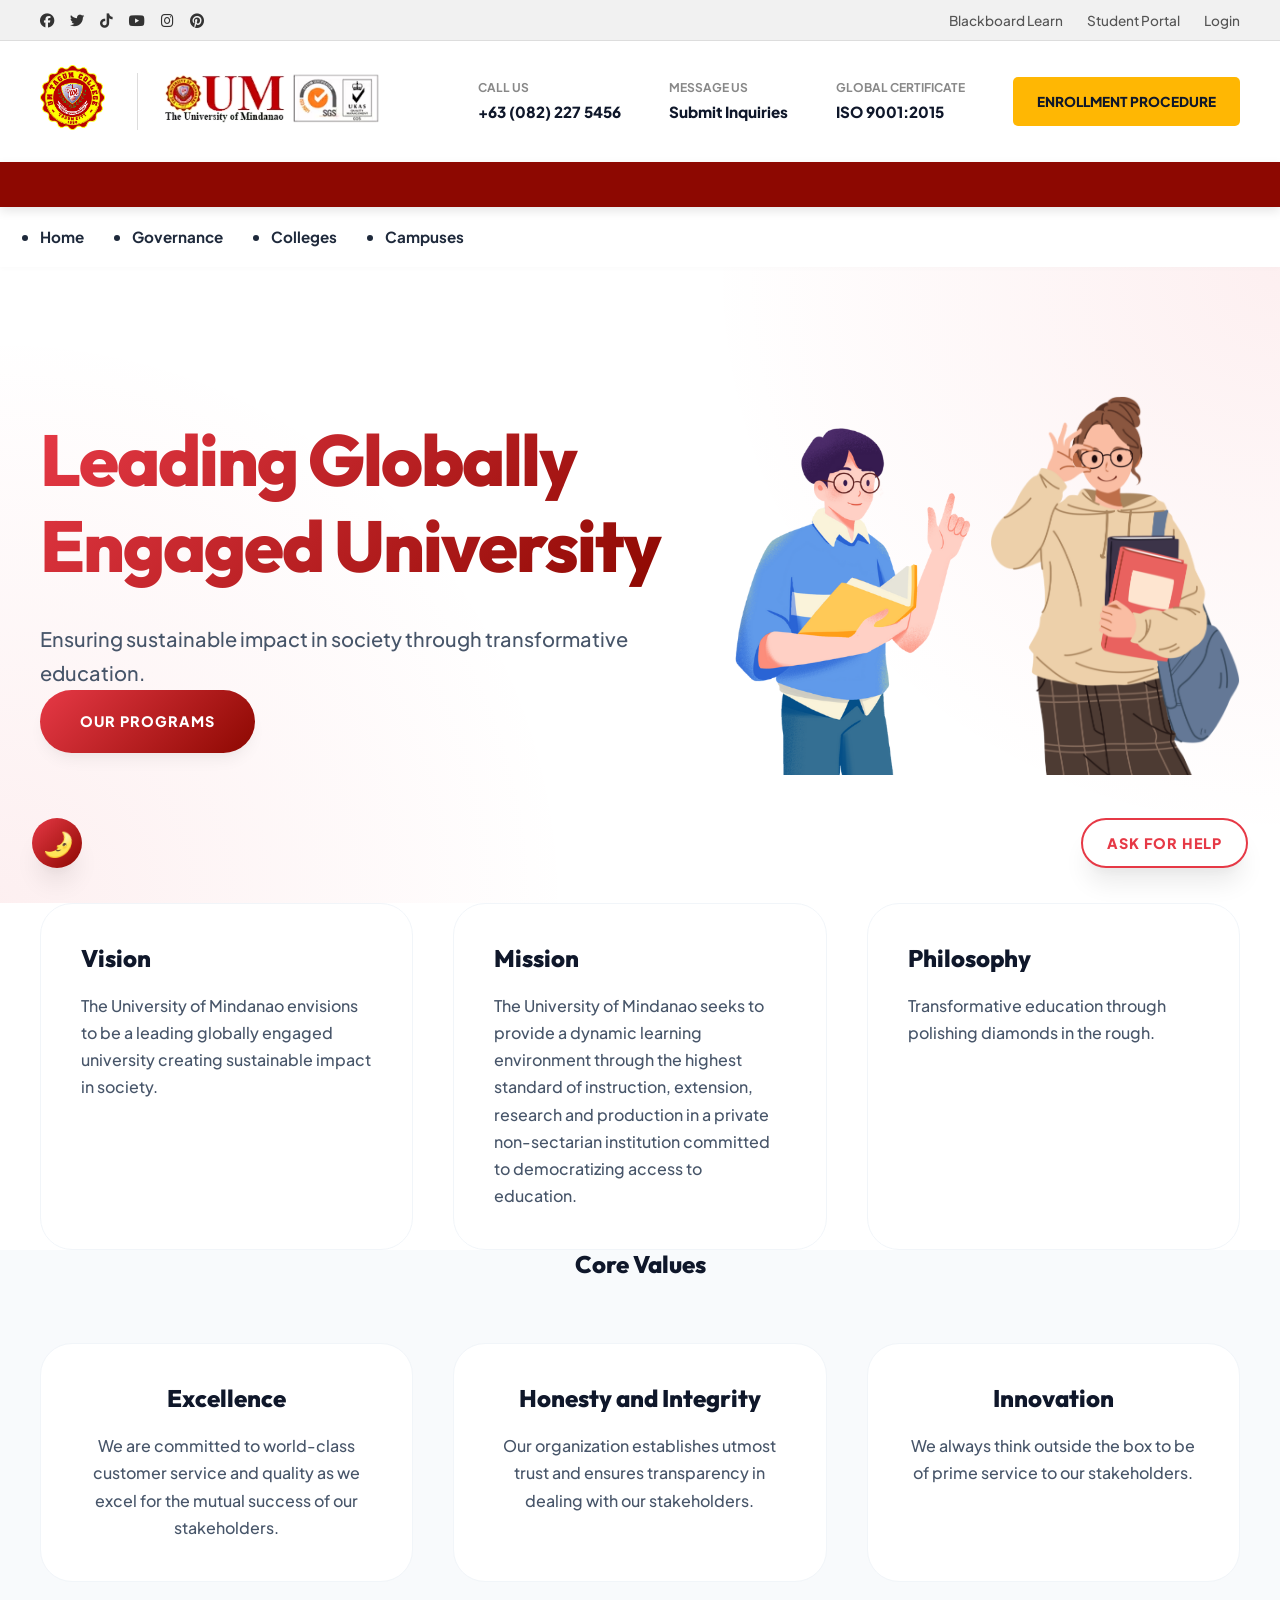
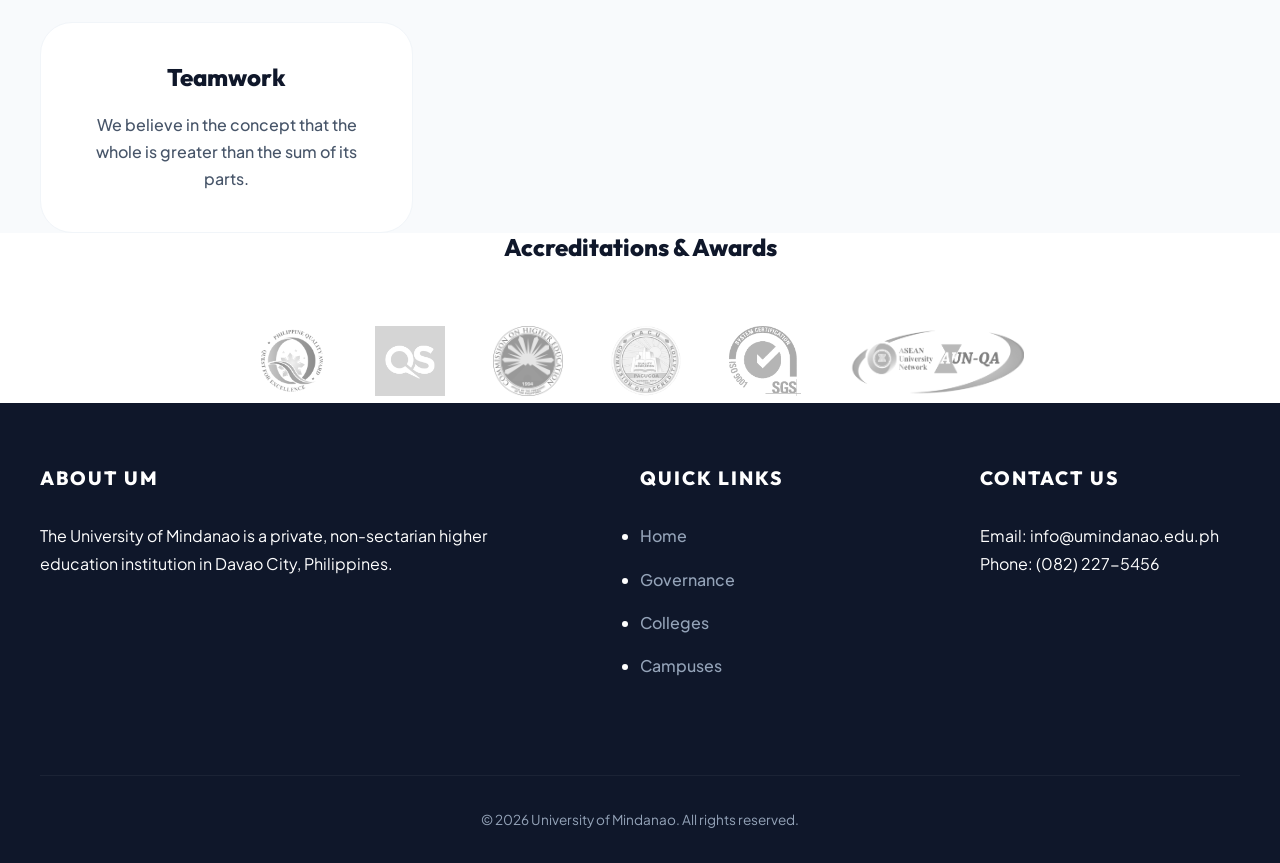
<file: index.html>
<!DOCTYPE html>
<html lang="en">

<head>
    <meta charset="UTF-8">
    <meta name="viewport" content="width=device-width, initial-scale=1.0">
    <title>University of Mindanao | Home</title>
    <link rel="stylesheet" href="stylesvillanueva.css">
    <link rel="stylesheet" href="https://cdnjs.cloudflare.com/ajax/libs/font-awesome/6.5.1/css/all.min.css">
</head>

<body>
    <input type="checkbox" id="theme-toggle" hidden>
    <div class="theme-toggle-wrapper">
        <label for="theme-toggle" class="theme-btn"><i></i></label>
    </div>

    <a href="mailto:info@umindanao.edu.ph" class="help-fab">
        <span>Ask for Help</span>
    </a>

    <div class="super-header">
        <div class="top-bar-social">
            <div class="container">
                <div class="social-icons-header">
                    <a href="#"><i class="fab fa-facebook"></i></a>
                    <a href="#"><i class="fab fa-twitter"></i></a>
                    <a href="#"><i class="fab fa-tiktok"></i></a>
                    <a href="#"><i class="fab fa-youtube"></i></a>
                    <a href="#"><i class="fab fa-instagram"></i></a>
                    <a href="#"><i class="fab fa-pinterest"></i></a>
                </div>
                <div class="utility-links-header">
                    <a href="#">Blackboard Learn</a>
                    <a href="#">Student Portal</a>
                    <a href="#">Login</a>
                </div>
            </div>
        </div>
        <div class="header-brand-area">
            <div class="container">
                <div class="brand-logos">
                    <a href="index.html">
                        <img src="SCHOOL LOGO/198a29b43bf4729dfd940e418e0d7250.jpg" alt="UM Logo">
                    </a>
                    <div class="iso-cert">
                        <img src="SCHOOL LOGO/logo.avif" alt="ISO Certification" style="height: 50px;">
                    </div>
                </div>
                <div class="header-info-columns">
                    <div class="info-col">
                        <span class="info-label">Call Us</span>
                        <span class="info-value">+63 (082) 227 5456</span>
                    </div>
                    <div class="info-col">
                        <span class="info-label">Message Us</span>
                        <span class="info-value">Submit Inquiries</span>
                    </div>
                    <div class="info-col">
                        <span class="info-label">Global Certificate</span>
                        <span class="info-value">ISO 9001:2015</span>
                    </div>
                    <a href="#" class="enrollment-btn">Enrollment Procedure</a>
                </div>
            </div>
        </div>
        <div class="institutional-accent-bar"></div>
    </div>
    <!-- villanueva-->
    <header>
        <nav class="container navbar">
            <ul class="nav-links">
                <li class="nav-item"><a href="index.html" class="nav-link">Home</a></li>
                <li class="nav-item">
                    <a href="governance.html" class="nav-link">Governance</a>
                    <ul class="dropdown-menu">
                        <li><a href="board_of_trustees.html" class="dropdown-item">Board of Trustees</a></li>
                        <li><a href="policies.html" class="dropdown-item">Policies</a></li>
                        <li><a href="annual_report.html" class="dropdown-item">Annual Report</a></li>
                    </ul>
                </li>
                <li class="nav-item"><a href="colleges.html" class="nav-link">Colleges</a></li>
                <li class="nav-item"><a href="campuses.html" class="nav-link">Campuses</a></li>
            </ul>
        </nav>
    </header>

    <main>
        <section class="hero">
            <div class="container">
                <div class="hero-text">
                    <h1>Leading Globally Engaged University</h1>
                    <p>Ensuring sustainable impact in society through transformative education.</p>
                    <div class="hero-btns">
                        <a href="colleges.html" class="btn btn-primary">Our Programs</a>
                    </div>
                </div>
                <div class="hero-images" style="display: flex; gap: var(--spacing-sm); align-items: flex-end;">
                    <img src="icons/hero-boy-student.png" alt="Student" style="height: 350px; width: auto;">
                    <img src="icons/hero-girl-student.png" alt="Student" style="height: 380px; width: auto;">
                </div>
            </div>
        </section>

        <section class="container">
            <div class="grid">
                <article class="card">
                    <div class="card-content">
                        <h3>Vision</h3>
                        <p>The University of Mindanao envisions to be a leading globally engaged university creating
                            sustainable impact in society.</p>
                    </div>
                </article>
                <article class="card">
                    <div class="card-content">
                        <h3>Mission</h3>
                        <p>The University of Mindanao seeks to provide a dynamic learning environment through the
                            highest standard of instruction, extension, research and production in a private
                            non-sectarian institution committed to democratizing access to education.</p>
                    </div>
                </article>
                <article class="card">
                    <div class="card-content">
                        <h3>Philosophy</h3>
                        <p>Transformative education through polishing diamonds in the rough.</p>
                    </div>
                </article>
            </div>
        </section>

        <section class="bg-light">
            <div class="container">
                <h2 class="text-center mb-lg">Core Values</h2>
                <div class="grid">
                    <article class="card">
                        <div class="card-content text-center">
                            <h4>Excellence</h4>
                            <p>We are committed to world-class customer service and quality as we excel for the mutual
                                success of our stakeholders.</p>
                        </div>
                    </article>
                    <article class="card">
                        <div class="card-content text-center">
                            <h4>Honesty and Integrity</h4>
                            <p>Our organization establishes utmost trust and ensures transparency in dealing with our
                                stakeholders.</p>
                        </div>
                    </article>
                    <article class="card">
                        <div class="card-content text-center">
                            <h4>Innovation</h4>
                            <p>We always think outside the box to be of prime service to our stakeholders.</p>
                        </div>
                    </article>
                    <article class="card">
                        <div class="card-content text-center">
                            <h4>Teamwork</h4>
                            <p>We believe in the concept that the whole is greater than the sum of its parts.</p>
                        </div>
                    </article>
                </div>
            </div>
        </section>

        <section class="container">
            <h2 class="text-center mb-lg">Accreditations & Awards</h2>
            <div class="accreditation-grid">
                <div><img src="index.html (Home)/pqa.png" alt="PQA"></div>
                <div><img src="index.html (Home)/qs.png" alt="QS Stars"></div>
                <div><img src="index.html (Home)/ched.png" alt="CHED"></div>
                <div><img src="index.html (Home)/pacucoa.png" alt="PACUCOA"></div>
                <div><img src="index.html (Home)/sgs.png" alt="SGS ISO"></div>
                <div><img src="index.html (Home)/aunqa.png" alt="AUN-QA"></div>
            </div>
        </section>
    </main>

    <footer>
        <div class="container">
            <div class="footer-grid">
                <div class="footer-section">
                    <h4>About UM</h4>
                    <p>The University of Mindanao is a private, non-sectarian higher education institution in Davao
                        City, Philippines.</p>
                </div>
                <div class="footer-section">
                    <h4>Quick Links</h4>
                    <ul class="footer-links">
                        <li><a href="index.html">Home</a></li>
                        <li><a href="governance.html">Governance</a></li>
                        <li><a href="colleges.html">Colleges</a></li>
                        <li><a href="campuses.html">Campuses</a></li>
                    </ul>
                </div>
                <div class="footer-section">
                    <h4>Contact Us</h4>
                    <p>Email: info@umindanao.edu.ph</p>
                    <p>Phone: (082) 227-5456</p>
                </div>
            </div>
            <div class="footer-bottom">
                &copy; 2026 University of Mindanao. All rights reserved.
            </div>
        </div>
    </footer>
</body>

</html>
</file>
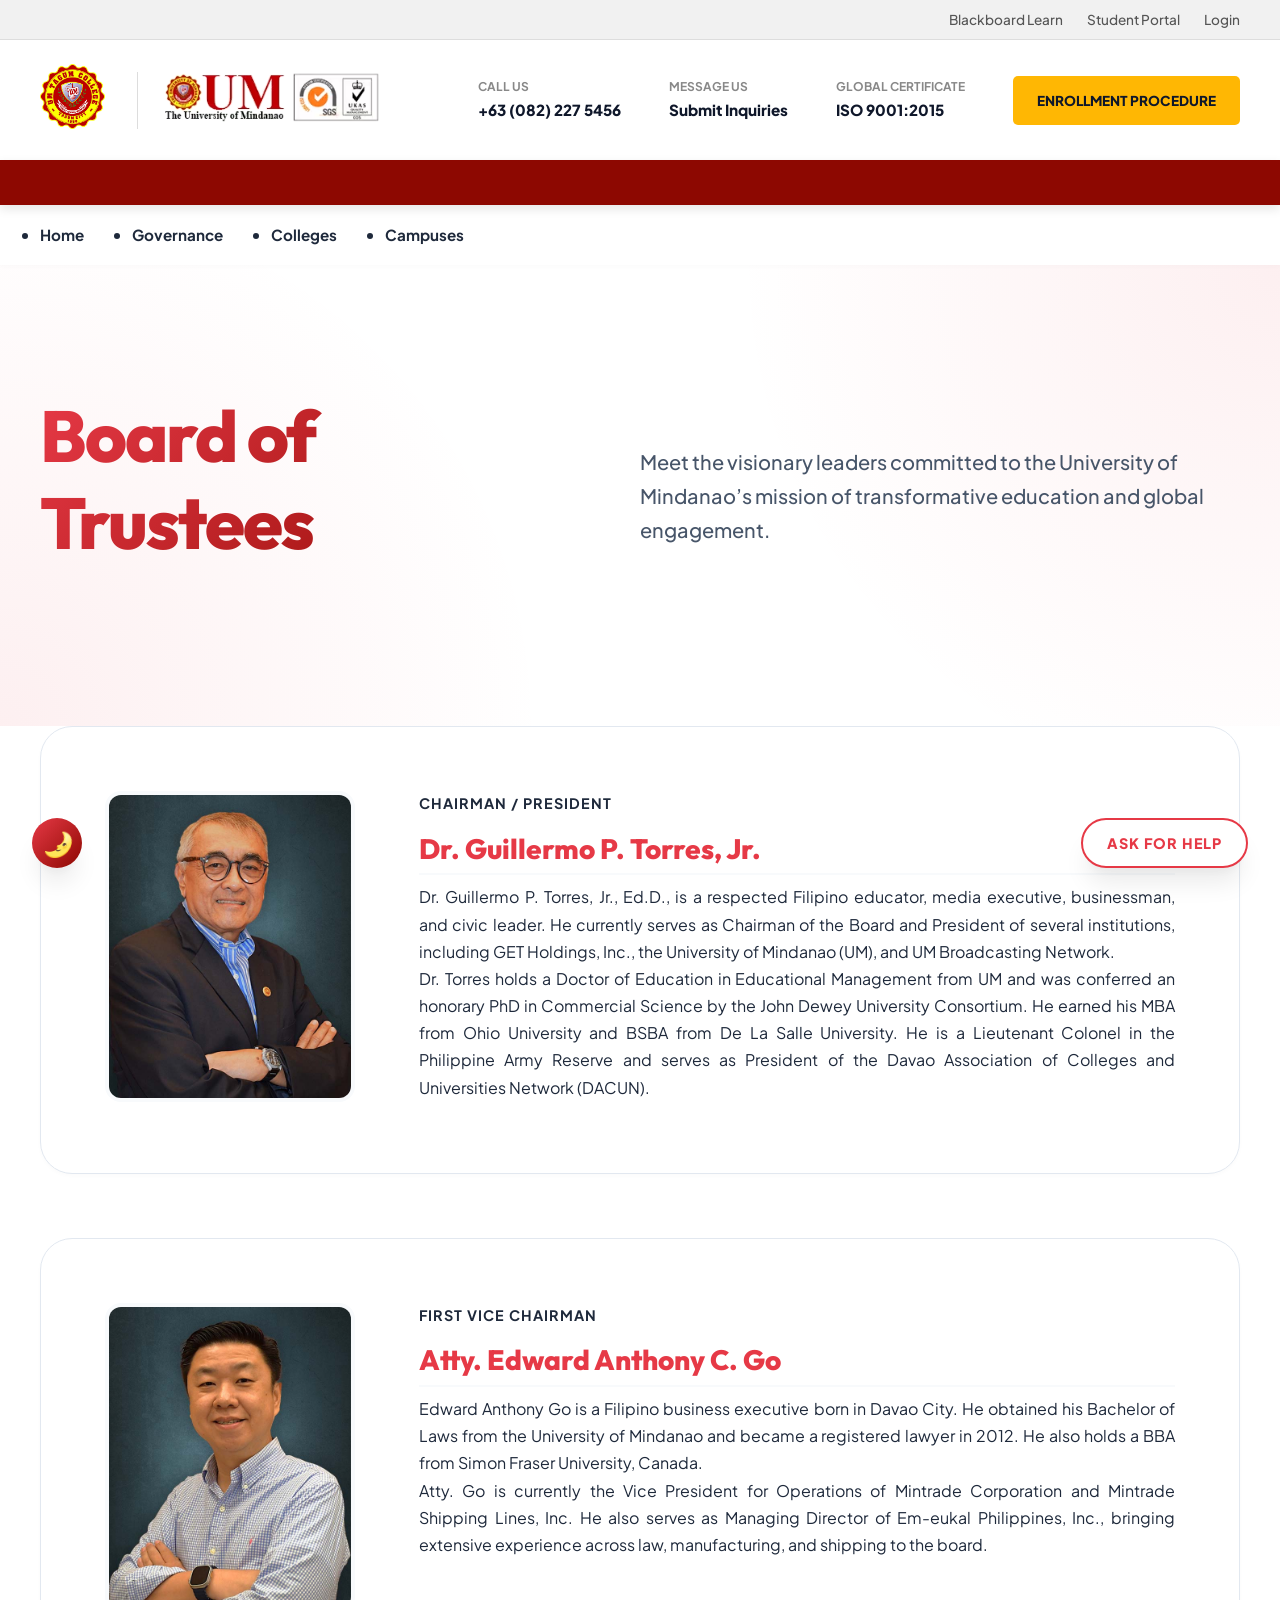
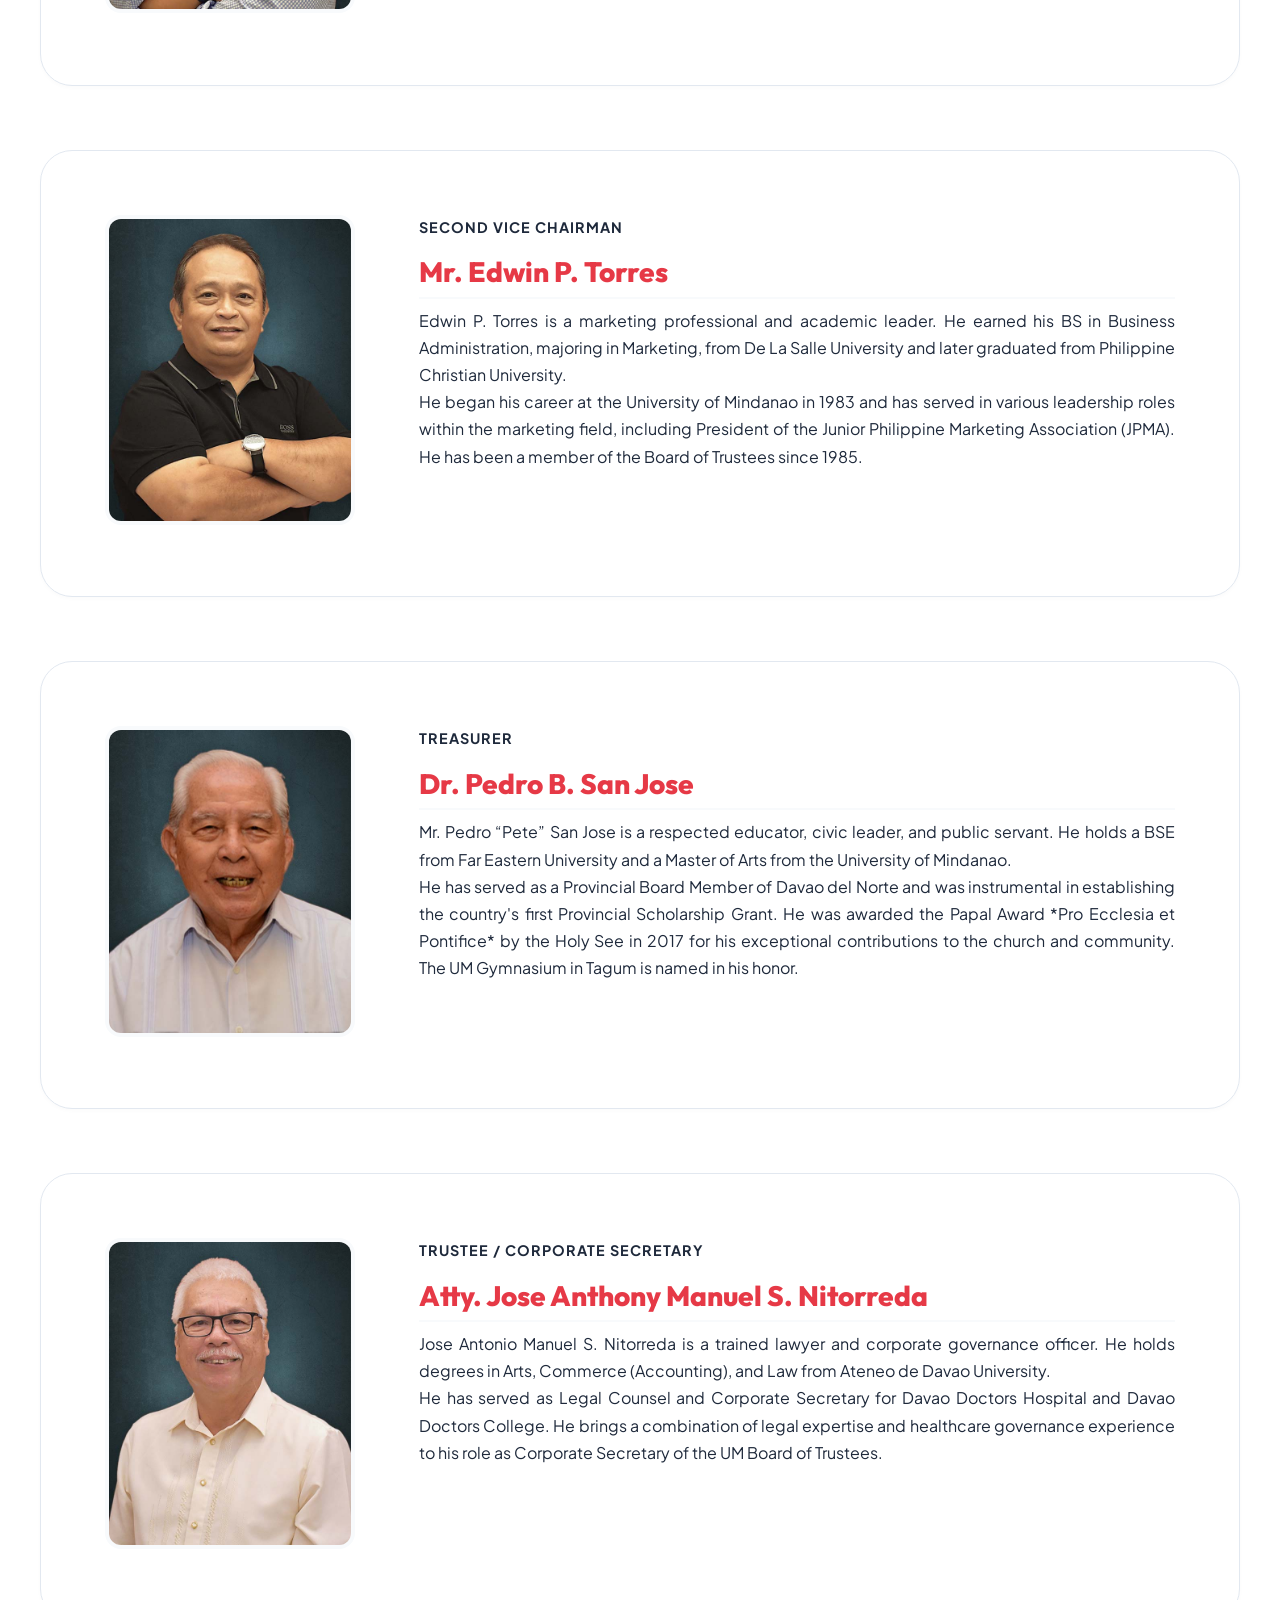
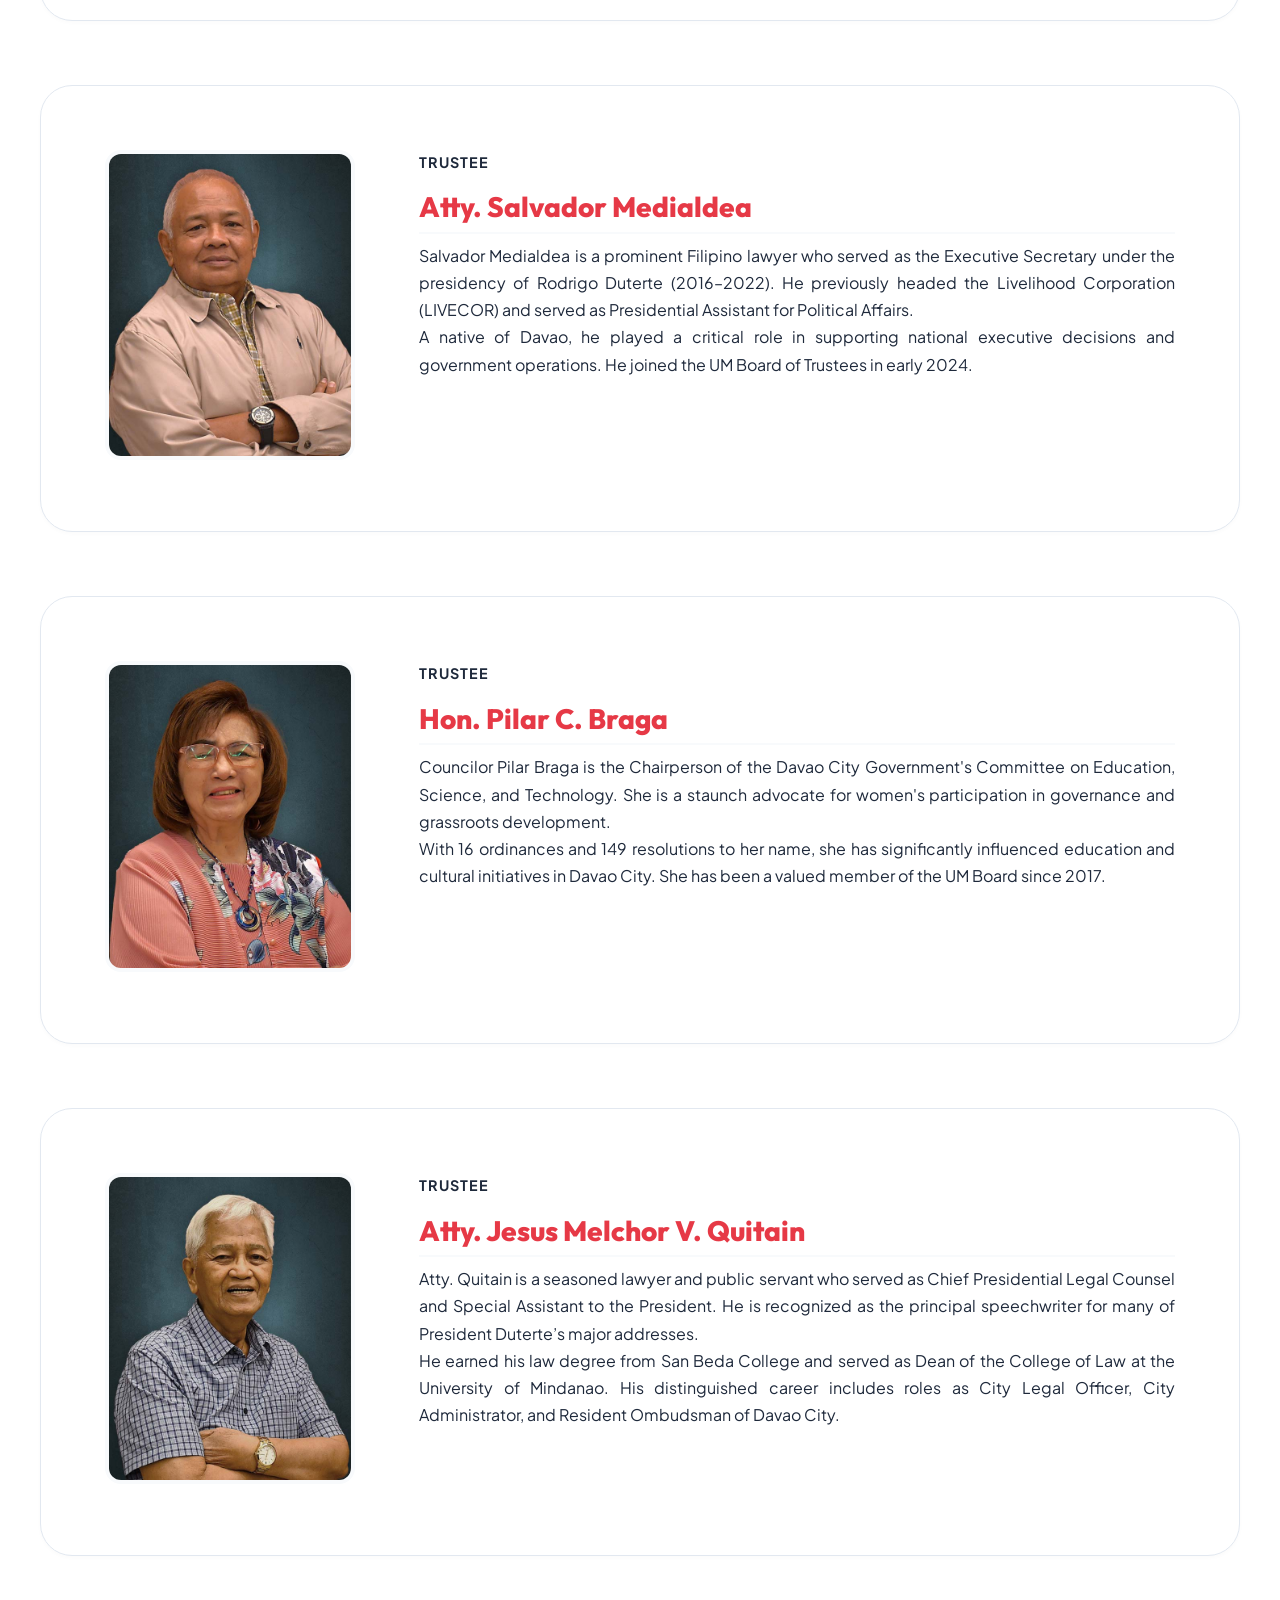
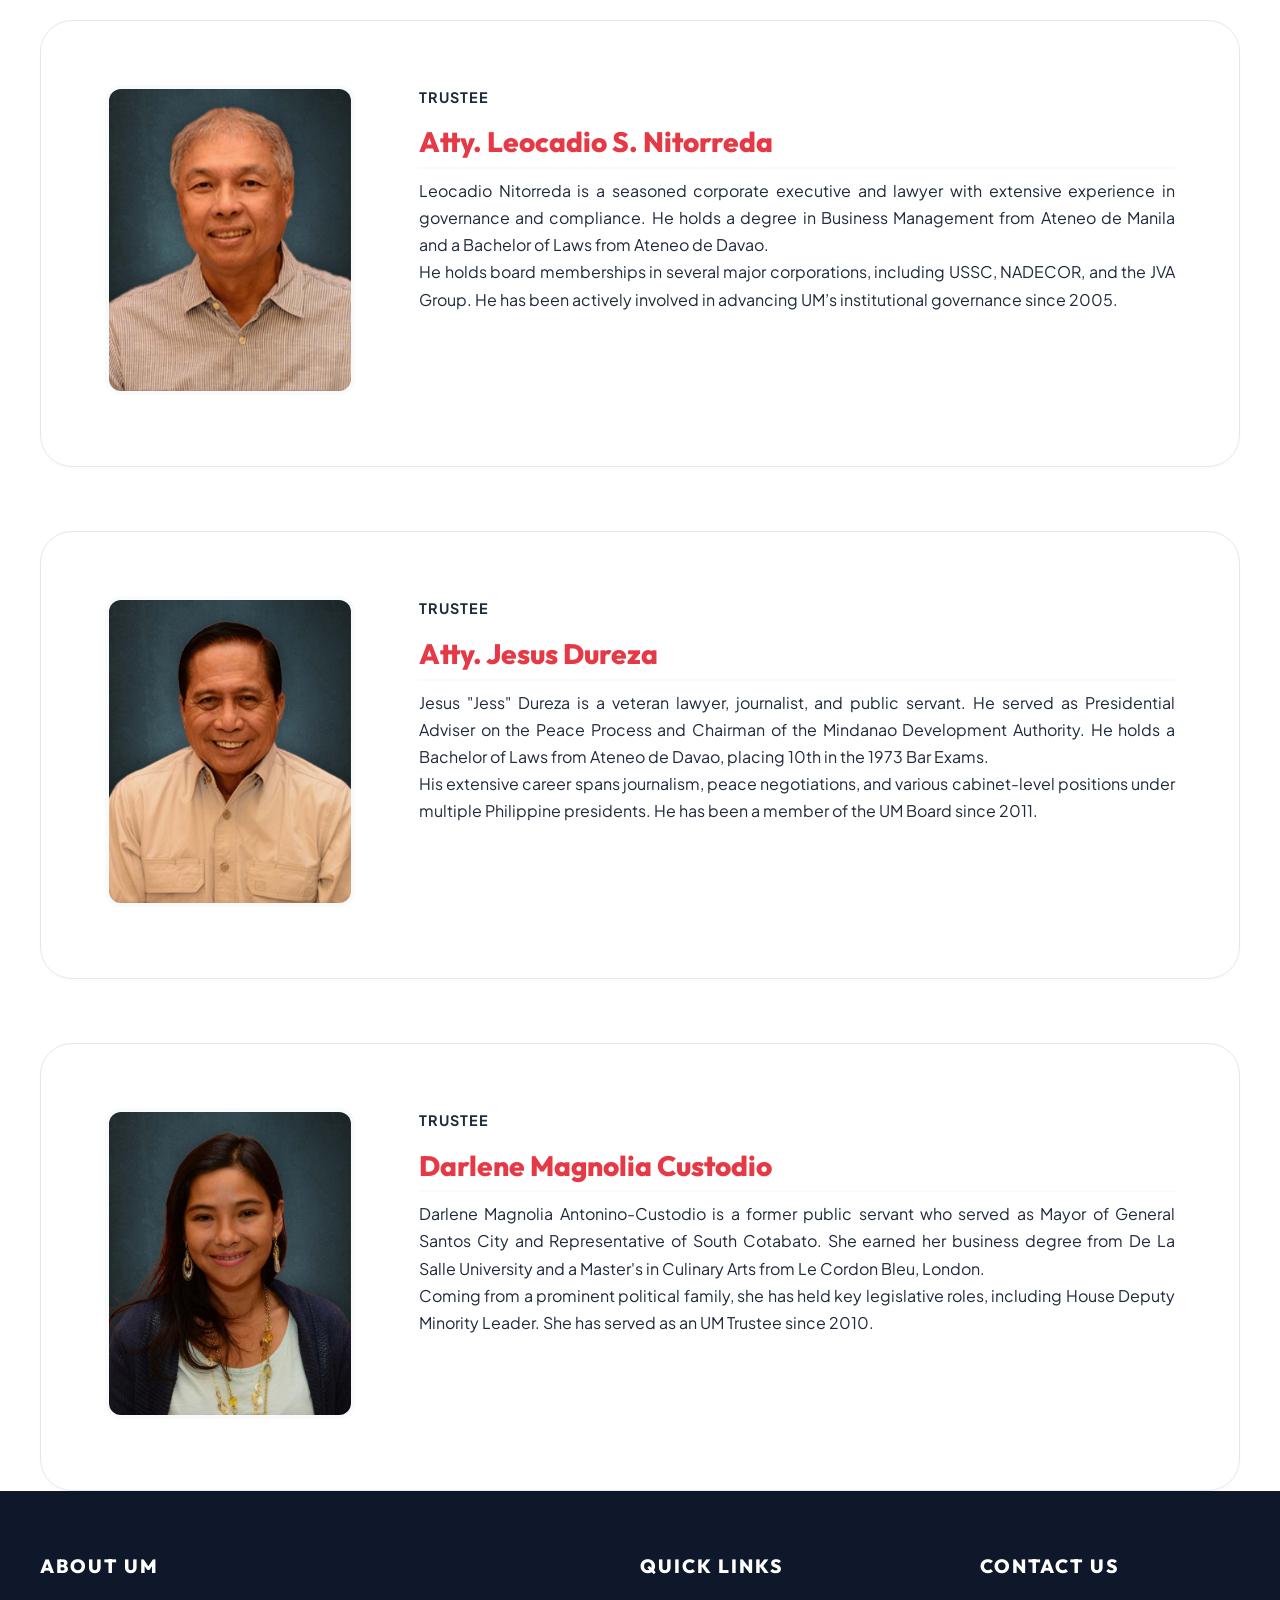
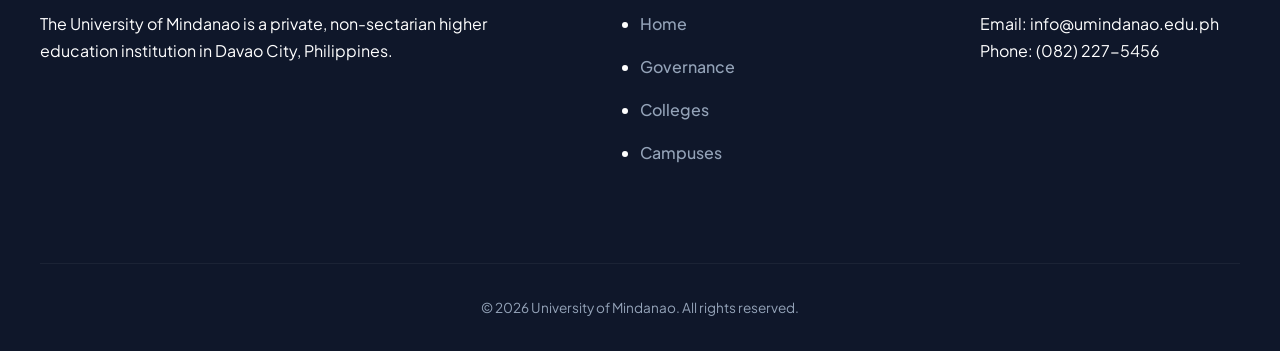
<file: board_of_trustees.html>
<!DOCTYPE html>
<html lang="en">

<head>
    <meta charset="UTF-8">
    <meta name="viewport" content="width=device-width, initial-scale=1.0">
    <title>Board of Trustees | University of Mindanao</title>
    <link rel="stylesheet" href="stylesvillanueva.css">
    <style>
        .bot-container {
            display: flex;
            flex-direction: column;
            gap: var(--spacing-lg);
        }

        .bot-profile {
            display: flex;
            gap: var(--spacing-lg);
            background: var(--bs-white);
            padding: var(--spacing-lg);
            border-radius: var(--radius-lg);
            box-shadow: var(--shadow-sm);
            align-items: flex-start;
            border: 1px solid var(--bs-gray-200);
            transition: var(--transition);
        }

        .bot-profile:hover {
            box-shadow: var(--shadow-md);
            transform: translateY(-2px);
        }

        .bot-img-wrapper {
            flex-shrink: 0;
            width: 250px;
        }

        .bot-img {
            width: 100%;
            border-radius: var(--radius-md);
            border: 4px solid var(--light);
        }

        .bot-info {
            flex: 1;
        }

        .bot-info h2 {
            margin-top: 0;
            color: var(--primary);
            font-size: 1.75rem;
            border-bottom: 2px solid var(--light);
            padding-bottom: var(--spacing-xs);
            margin-bottom: var(--spacing-xs);
        }

        .bot-role {
            font-weight: 700;
            color: var(--bs-gray-700);
            text-transform: uppercase;
            letter-spacing: 1px;
            font-size: 0.9rem;
            margin-bottom: var(--spacing-sm);
            display: block;
        }

        .bot-bio {
            color: var(--bs-gray-800);
            font-size: 1rem;
            line-height: 1.7;
            text-align: justify;
        }

        @media (max-width: 992px) {
            .bot-profile {
                flex-direction: column;
                align-items: center;
                text-align: center;
            }

            .bot-img-wrapper {
                width: 200px;
                margin-bottom: var(--spacing-md);
            }

            .bot-info h2 {
                border-bottom: none;
            }

            .bot-bio {
                text-align: center;
            }
        }
    </style>
</head>

<body>
    <input type="checkbox" id="theme-toggle" hidden>
    <div class="theme-toggle-wrapper">
        <label for="theme-toggle" class="theme-btn"><i></i></label>
    </div>

    <a href="mailto:info@umindanao.edu.ph" class="help-fab">
        <span>Ask for Help</span>
    </a>

    <div class="super-header">
        <div class="top-bar-social">
            <div class="container">
                <div class="social-icons-header">
                    <a href="#"><i class="fab fa-facebook"></i></a>
                    <a href="#"><i class="fab fa-twitter"></i></a>
                    <a href="#"><i class="fab fa-tiktok"></i></a>
                    <a href="#"><i class="fab fa-youtube"></i></a>
                    <a href="#"><i class="fab fa-instagram"></i></a>
                    <a href="#"><i class="fab fa-pinterest"></i></a>
                </div>
                <div class="utility-links-header">
                    <a href="#">Blackboard Learn</a>
                    <a href="#">Student Portal</a>
                    <a href="#">Login</a>
                </div>
            </div>
        </div>
        <div class="header-brand-area">
            <div class="container">
                <div class="brand-logos">
                    <a href="index.html">
                        <img src="SCHOOL LOGO/198a29b43bf4729dfd940e418e0d7250.jpg" alt="UM Logo">
                    </a>
                    <div class="iso-cert">
                        <img src="SCHOOL LOGO/logo.avif" alt="ISO Certification" style="height: 50px;">
                    </div>
                </div>
                <div class="header-info-columns">
                    <div class="info-col">
                        <span class="info-label">Call Us</span>
                        <span class="info-value">+63 (082) 227 5456</span>
                    </div>
                    <div class="info-col">
                        <span class="info-label">Message Us</span>
                        <span class="info-value">Submit Inquiries</span>
                    </div>
                    <div class="info-col">
                        <span class="info-label">Global Certificate</span>
                        <span class="info-value">ISO 9001:2015</span>
                    </div>
                    <a href="#" class="enrollment-btn">Enrollment Procedure</a>
                </div>
            </div>
        </div>
        <div class="institutional-accent-bar"></div>
    </div>

    <header>
        <nav class="container navbar">
            <ul class="nav-links">
                <li class="nav-item"><a href="index.html" class="nav-link">Home</a></li>
                <li class="nav-item">
                    <a href="governance.html" class="nav-link">Governance</a>
                    <ul class="dropdown-menu">
                        <li><a href="board_of_trustees.html" class="dropdown-item">Board
                                of Trustees</a></li>
                        <li><a href="policies.html" class="dropdown-item">Policies</a>
                        </li>
                        <li><a href="annual_report.html" class="dropdown-item">Annual
                                Report</a></li>
                    </ul>
                </li>
                <li class="nav-item"><a href="colleges.html" class="nav-link">Colleges</a></li>
                <li class="nav-item"><a href="campuses.html" class="nav-link">Campuses</a></li>
            </ul>
        </nav>
    </header>

    <main>
        <section class="hero" style="padding: var(--spacing-xl) 0;">
            <div class="container">
                <h1>Board of Trustees</h1>
                <p>Meet the visionary leaders committed to the University of Mindanao’s
                    mission of transformative
                    education and global engagement.</p>
            </div>
        </section>

        <section class="container">
            <div class="bot-container">
                <!-- 1. DR. GUILLERMO P. TORRES, JR. -->
                <article class="bot-profile">
                    <div class="bot-img-wrapper">
                        <img src="governance/board_of_trustees.html/1.jpg" alt="DR. GUILLERMO P. TORRES, JR."
                            class="bot-img">
                    </div>
                    <div class="bot-info">
                        <span class="bot-role">Chairman / President</span>
                        <h2>Dr. Guillermo P. Torres, Jr.</h2>
                        <div class="bot-bio">
                            <p>Dr. Guillermo P. Torres, Jr., Ed.D., is a respected Filipino
                                educator, media executive,
                                businessman, and civic leader. He currently serves as
                                Chairman of the Board and
                                President of several institutions, including GET Holdings,
                                Inc., the University of
                                Mindanao (UM), and UM Broadcasting Network.</p>
                            <p>Dr. Torres holds a Doctor of Education in Educational
                                Management from UM and was
                                conferred an honorary PhD in Commercial Science by the John
                                Dewey University Consortium.
                                He earned his MBA from Ohio University and BSBA from De La
                                Salle University. He is a
                                Lieutenant Colonel in the Philippine Army Reserve and serves
                                as President of the Davao
                                Association of Colleges and Universities Network (DACUN).
                            </p>
                        </div>
                    </div>
                </article>

                <!-- 2. ATTY. EDWARD ANTHONY C. GO -->
                <article class="bot-profile">
                    <div class="bot-img-wrapper">
                        <img src="governance/board_of_trustees.html/2.jpg" alt="ATTY. EDWARD ANTHONY C. GO"
                            class="bot-img">
                    </div>
                    <div class="bot-info">
                        <span class="bot-role">First Vice Chairman</span>
                        <h2>Atty. Edward Anthony C. Go</h2>
                        <div class="bot-bio">
                            <p>Edward Anthony Go is a Filipino business executive born
                                in Davao City. He obtained his
                                Bachelor of Laws from the University of Mindanao and
                                became a registered lawyer in 2012.
                                He also holds a BBA from Simon Fraser University,
                                Canada.</p>
                            <p>Atty. Go is currently the Vice President for Operations
                                of Mintrade Corporation and
                                Mintrade Shipping Lines, Inc. He also serves as Managing
                                Director of Em-eukal
                                Philippines, Inc., bringing extensive experience across
                                law, manufacturing, and shipping
                                to the board.</p>
                        </div>
                    </div>
                </article>

                <!-- 3. MR. EDWIN P. TORRES -->
                <article class="bot-profile">
                    <div class="bot-img-wrapper">
                        <img src="governance/board_of_trustees.html/3.jpg" alt="MR. EDWIN P. TORRES" class="bot-img">
                    </div>
                    <div class="bot-info">
                        <span class="bot-role">Second Vice Chairman</span>
                        <h2>Mr. Edwin P. Torres</h2>
                        <div class="bot-bio">
                            <p>Edwin P. Torres is a marketing professional and
                                academic leader. He earned his BS in
                                Business Administration, majoring in Marketing,
                                from De La Salle University and later
                                graduated from Philippine Christian University.
                            </p>
                            <p>He began his career at the University of Mindanao
                                in 1983 and has served in various
                                leadership roles within the marketing field,
                                including President of the Junior
                                Philippine Marketing Association (JPMA). He has
                                been a member of the Board of Trustees
                                since 1985.</p>
                        </div>
                    </div>
                </article>

                <!-- 4. DR. PEDRO B. SAN JOSE -->
                <article class="bot-profile">
                    <div class="bot-img-wrapper">
                        <img src="governance/board_of_trustees.html/4.jpg" alt="DR. PEDRO B. SAN JOSE" class="bot-img">
                    </div>
                    <div class="bot-info">
                        <span class="bot-role">Treasurer</span>
                        <h2>Dr. Pedro B. San Jose</h2>
                        <div class="bot-bio">
                            <p>Mr. Pedro “Pete” San Jose is a respected educator, civic leader, and public servant. He
                                holds a BSE from Far Eastern University and a Master of Arts from the University of
                                Mindanao.</p>
                            <p>He has served as a Provincial Board Member of Davao del Norte and was instrumental in
                                establishing the country's first Provincial Scholarship Grant. He was awarded the Papal
                                Award *Pro Ecclesia et Pontifice* by the Holy See in 2017 for his exceptional
                                contributions to the church and community. The UM Gymnasium in Tagum is named in his
                                honor.</p>
                        </div>
                    </div>
                </article>

                <!-- 5. ATTY. JOSE ANTHONY MANUEL S. NITORREDA -->
                <article class="bot-profile">
                    <div class="bot-img-wrapper">
                        <img src="governance/board_of_trustees.html/5.jpg" alt="ATTY. JOSE ANTHONY MANUEL S. NITORREDA"
                            class="bot-img">
                    </div>
                    <div class="bot-info">
                        <span class="bot-role">Trustee /
                            Corporate Secretary</span>
                        <h2>Atty. Jose Anthony Manuel S.
                            Nitorreda</h2>
                        <div class="bot-bio">
                            <p>Jose Antonio Manuel S. Nitorreda is a trained lawyer and corporate governance officer. He
                                holds degrees in Arts, Commerce (Accounting), and Law from Ateneo de Davao University.
                            </p>
                            <p>He has served as Legal Counsel and Corporate Secretary for Davao Doctors Hospital and
                                Davao Doctors College. He brings a combination of legal expertise and healthcare
                                governance experience to his role as Corporate Secretary of the UM Board of Trustees.
                            </p>
                        </div>
                    </div>
                </article>

                <!-- 6. ATTY. SALVADOR MEDIALDEA -->
                <article class="bot-profile">
                    <div class="bot-img-wrapper">
                        <img src="governance/board_of_trustees.html/6.jpg" alt="ATTY. SALVADOR MEDIALDEA"
                            class="bot-img">
                    </div>
                    <div class="bot-info">
                        <span class="bot-role">Trustee</span>
                        <h2>Atty. Salvador Medialdea
                        </h2>
                        <div class="bot-bio">
                            <p>Salvador Medialdea is a prominent Filipino lawyer who served as the Executive Secretary
                                under the presidency of Rodrigo Duterte (2016–2022). He previously headed the Livelihood
                                Corporation (LIVECOR) and served as Presidential Assistant for Political Affairs.</p>
                            <p>A native of Davao, he played a critical role in supporting national executive decisions
                                and government operations. He joined the UM Board of Trustees in early 2024.</p>
                        </div>
                    </div>
                </article>

                <!-- 7. HON. PILAR C. BRAGA -->
                <article class="bot-profile">
                    <div class="bot-img-wrapper">
                        <img src="governance/board_of_trustees.html/7.jpg" alt="HON. PILAR C. BRAGA" class="bot-img">
                    </div>
                    <div class="bot-info">
                        <span class="bot-role">Trustee</span>
                        <h2>Hon. Pilar C. Braga
                        </h2>
                        <div class="bot-bio">
                            <p>Councilor Pilar Braga is the Chairperson of the Davao City Government's Committee on
                                Education, Science, and Technology. She is a staunch advocate for women's participation
                                in governance and grassroots development.</p>
                            <p>With 16 ordinances and 149 resolutions to her name, she has significantly influenced
                                education and cultural initiatives in Davao City. She has been a valued member of the UM
                                Board since 2017.</p>
                        </div>
                    </div>
                </article>

                <!-- 8. ATTY. JESUS MELCHOR V. QUITAIN -->
                <article class="bot-profile">
                    <div class="bot-img-wrapper">
                        <img src="governance/board_of_trustees.html/8.jpg" alt="ATTY. JESUS MELCHOR V. QUITAIN"
                            class="bot-img">
                    </div>
                    <div class="bot-info">
                        <span class="bot-role">Trustee</span>
                        <h2>Atty. Jesus
                            Melchor V.
                            Quitain</h2>
                        <div class="bot-bio">
                            <p>Atty. Quitain is a seasoned lawyer and public servant who served as Chief Presidential
                                Legal Counsel and Special Assistant to the President. He is recognized as the principal
                                speechwriter for many of President Duterte’s major addresses.</p>
                            <p>He earned his law degree from San Beda College and served as Dean of the College of Law
                                at the University of Mindanao. His distinguished career includes roles as City Legal
                                Officer, City Administrator, and Resident Ombudsman of Davao City.</p>
                        </div>
                    </div>
                </article>

                <!-- 9. ATTY. LEOCADIO S. NITORREDA -->
                <article class="bot-profile">
                    <div class="bot-img-wrapper">
                        <img src="governance/board_of_trustees.html/9.jpg" alt="ATTY. LEOCADIO S. NITORREDA"
                            class="bot-img">
                    </div>
                    <div class="bot-info">
                        <span class="bot-role">Trustee</span>
                        <h2>Atty.
                            Leocadio
                            S.
                            Nitorreda
                        </h2>
                        <div class="bot-bio">
                            <p>Leocadio Nitorreda is a seasoned corporate executive and lawyer with extensive experience
                                in governance and compliance. He holds a degree in Business Management from Ateneo de
                                Manila and a Bachelor of Laws from Ateneo de Davao.</p>
                            <p>He holds board memberships in several major corporations, including USSC, NADECOR, and
                                the JVA Group. He has been actively involved in advancing UM’s institutional governance
                                since 2005.</p>
                        </div>
                    </div>
                </article>

                <!-- 10. ATTY. JESUS DUREZA -->
                <article class="bot-profile">
                    <div class="bot-img-wrapper">
                        <img src="governance/board_of_trustees.html/10.jpg" alt="ATTY. JESUS DUREZA" class="bot-img">
                    </div>
                    <div class="bot-info">
                        <span class="bot-role">Trustee</span>
                        <h2>Atty.
                            Jesus
                            Dureza
                        </h2>
                        <div class="bot-bio">
                            <p>Jesus "Jess" Dureza is a veteran lawyer, journalist, and public servant. He served as
                                Presidential Adviser on the Peace Process and Chairman of the Mindanao Development
                                Authority. He holds a Bachelor of Laws from Ateneo de Davao, placing 10th in the 1973
                                Bar Exams.</p>
                            <p>His extensive career spans journalism, peace negotiations, and various cabinet-level
                                positions under multiple Philippine presidents. He has been a member of the UM Board
                                since 2011.</p>
                        </div>
                    </div>
                </article>

                <!-- 11. DARLENE MAGNOLIA CUSTODIO -->
                <article class="bot-profile">
                    <div class="bot-img-wrapper">
                        <img src="governance/board_of_trustees.html/11.jpg" alt="DARLENE MAGNOLIA CUSTODIO"
                            class="bot-img">
                    </div>
                    <div class="bot-info">
                        <span class="bot-role">Trustee</span>
                        <h2>Darlene
                            Magnolia
                            Custodio
                        </h2>
                        <div class="bot-bio">
                            <p>Darlene Magnolia Antonino-Custodio is a former public servant who served as Mayor of
                                General Santos City and Representative of South Cotabato. She earned her business degree
                                from De La Salle University and a Master's in Culinary Arts from Le Cordon Bleu, London.
                            </p>
                            <p>Coming from a prominent political family, she has held key legislative roles, including
                                House Deputy Minority Leader. She has served as an UM Trustee since 2010.</p>
                        </div>
                    </div>
                </article>
            </div>
        </section>
    </main>

    <footer>
        <div class="container">
            <div class="footer-grid">
                <div class="footer-section">
                    <h4>About UM</h4>
                    <p>The University of Mindanao is a private, non-sectarian higher
                        education institution in Davao
                        City, Philippines.</p>
                </div>
                <div class="footer-section">
                    <h4>Quick Links</h4>
                    <ul class="footer-links">
                        <li><a href="index.html">Home</a></li>
                        <li><a href="governance.html">Governance</a></li>
                        <li><a href="colleges.html">Colleges</a></li>
                        <li><a href="campuses.html">Campuses</a></li>
                    </ul>
                </div>
                <div class="footer-section">
                    <h4>Contact Us</h4>
                    <p>Email: info@umindanao.edu.ph</p>
                    <p>Phone: (082) 227-5456</p>
                </div>
            </div>
            <div class="footer-bottom">
                &copy; 2026 University of Mindanao. All rights reserved.
            </div>
        </div>
    </footer>
</body>
<!-- villanueva-->

</html>
</file>
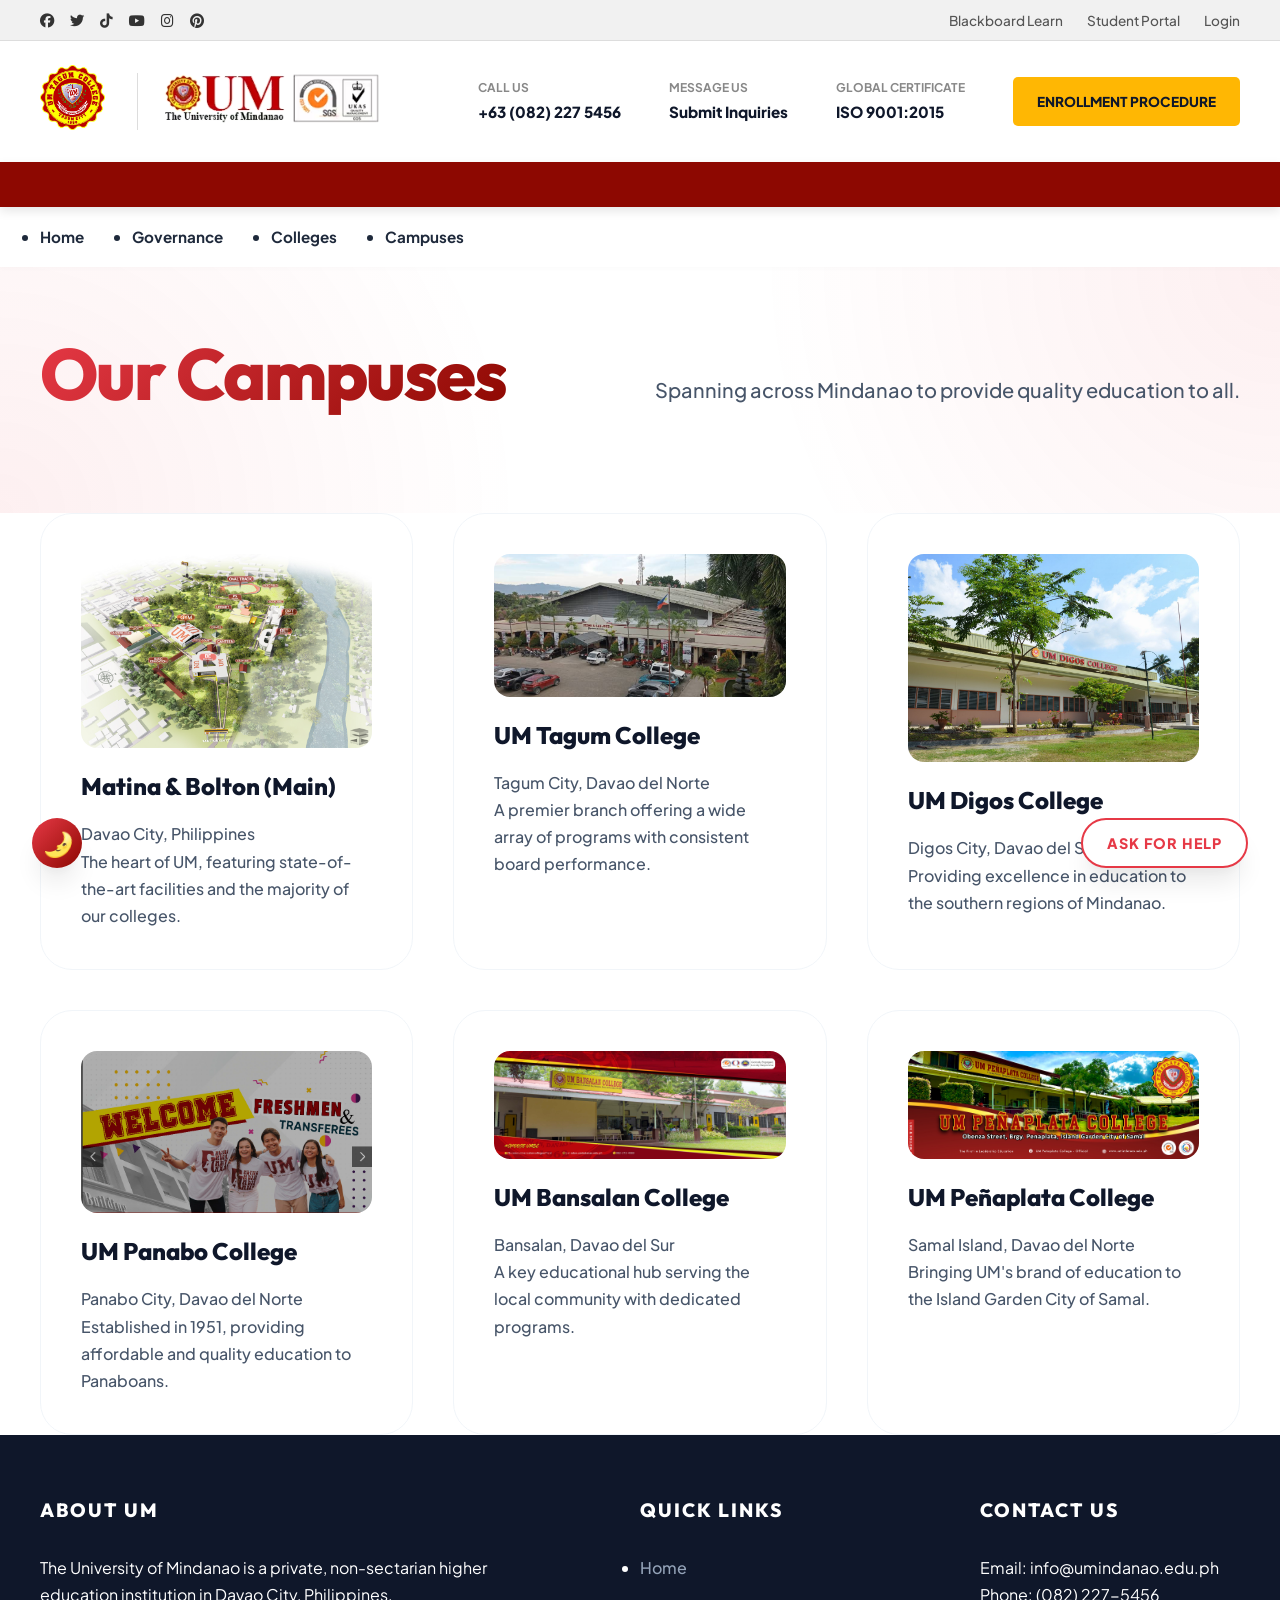
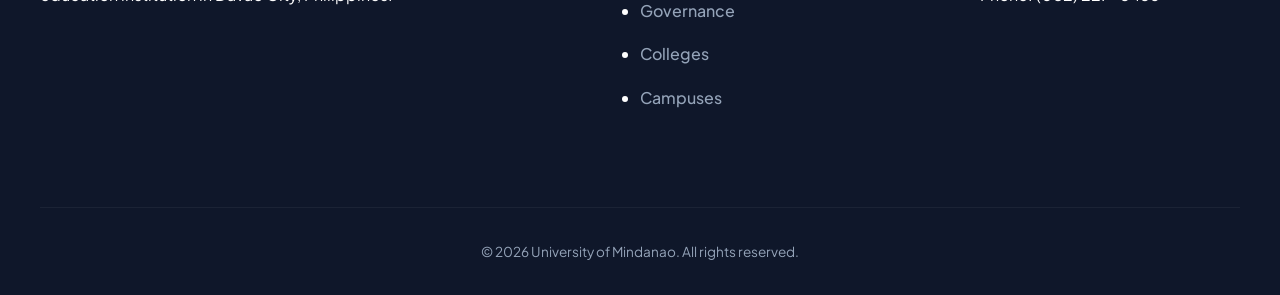
<file: campuses.html>
<!DOCTYPE html>
<html lang="en">

<head>
    <meta charset="UTF-8">
    <meta name="viewport" content="width=device-width, initial-scale=1.0">
    <title>Campuses | University of Mindanao</title>
    <link rel="stylesheet" href="stylesvillanueva.css">
    <link rel="stylesheet" href="https://cdnjs.cloudflare.com/ajax/libs/font-awesome/6.5.1/css/all.min.css">
</head>

<body>
    <input type="checkbox" id="theme-toggle" hidden>
    <div class="theme-toggle-wrapper">
        <label for="theme-toggle" class="theme-btn"><i></i></label>
    </div>

    <a href="mailto:info@umindanao.edu.ph" class="help-fab">
        <span>Ask for Help</span>
    </a>

    <div class="super-header">
        <div class="top-bar-social">
            <div class="container">
                <div class="social-icons-header">
                    <a href="#"><i class="fab fa-facebook"></i></a>
                    <a href="#"><i class="fab fa-twitter"></i></a>
                    <a href="#"><i class="fab fa-tiktok"></i></a>
                    <a href="#"><i class="fab fa-youtube"></i></a>
                    <a href="#"><i class="fab fa-instagram"></i></a>
                    <a href="#"><i class="fab fa-pinterest"></i></a>
                </div>
                <div class="utility-links-header">
                    <a href="#">Blackboard Learn</a>
                    <a href="#">Student Portal</a>
                    <a href="#">Login</a>
                </div>
            </div>
        </div>
        <div class="header-brand-area">
            <div class="container">
                <div class="brand-logos">
                    <a href="index.html">
                        <img src="SCHOOL LOGO/198a29b43bf4729dfd940e418e0d7250.jpg" alt="UM Logo">
                    </a>
                    <div class="iso-cert">
                        <img src="SCHOOL LOGO/logo.avif" alt="ISO Certification" style="height: 50px;">
                    </div>
                </div>
                <div class="header-info-columns">
                    <div class="info-col">
                        <span class="info-label">Call Us</span>
                        <span class="info-value">+63 (082) 227 5456</span>
                    </div>
                    <div class="info-col">
                        <span class="info-label">Message Us</span>
                        <span class="info-value">Submit Inquiries</span>
                    </div>
                    <div class="info-col">
                        <span class="info-label">Global Certificate</span>
                        <span class="info-value">ISO 9001:2015</span>
                    </div>
                    <a href="#" class="enrollment-btn">Enrollment Procedure</a>
                </div>
            </div>
        </div>
        <div class="institutional-accent-bar"></div>
    </div>

    <header>
        <nav class="container navbar">
            <ul class="nav-links">
                <li class="nav-item"><a href="index.html" class="nav-link">Home</a></li>
                <li class="nav-item">
                    <a href="governance.html" class="nav-link">Governance</a>
                    <ul class="dropdown-menu">
                        <li><a href="board_of_trustees.html" class="dropdown-item">Board of Trustees</a></li>
                        <li><a href="policies.html" class="dropdown-item">Policies</a></li>
                        <li><a href="annual_report.html" class="dropdown-item">Annual Report</a></li>
                    </ul>
                </li>
                <li class="nav-item"><a href="colleges.html" class="nav-link">Colleges</a></li>
                <li class="nav-item"><a href="campuses.html" class="nav-link">Campuses</a></li>
            </ul>
        </nav>
    </header>

    <main>
        <section class="hero" style="padding: var(--spacing-lg) 0;">
            <div class="container">
                <h1>Our Campuses</h1>
                <p>Spanning across Mindanao to provide quality education to all.</p>
            </div>
        </section>

        <section class="container">
            <div class="grid">
                <!-- Main Campus -->
                <article class="card">
                    <img src="index.html (Home)/map.jpg" alt="Main Campus" class="card-img">
                    <div class="card-content">
                        <h4>Matina & Bolton (Main)</h4>
                        <p>Davao City, Philippines</p>
                        <p>The heart of UM, featuring state-of-the-art facilities and the majority of our colleges.</p>
                    </div>
                </article>
                <!-- villanueva-->
                <!-- Tagum -->
                <article class="card">
                    <img src="campuses/UM TAGUM COLLEGE/Screenshot 2026-02-15 200520.png" alt="UM Tagum"
                        class="card-img">
                    <div class="card-content">
                        <h4>UM Tagum College</h4>
                        <p>Tagum City, Davao del Norte</p>
                        <p>A premier branch offering a wide array of programs with consistent board performance.</p>
                    </div>
                </article>

                <!-- Digos -->
                <article class="card">
                    <img src="campuses/digos.umindanao.edu.ph/UM_Digos_College_Facade.jpg" alt="UM Digos"
                        class="card-img">
                    <div class="card-content">
                        <h4>UM Digos College</h4>
                        <p>Digos City, Davao del Sur</p>
                        <p>Providing excellence in education to the southern regions of Mindanao.</p>
                    </div>
                </article>

                <!-- Panabo -->
                <article class="card">
                    <img src="campuses/Panabo College/Screenshot 2026-02-15 142151.png" alt="UM Panabo"
                        class="card-img">
                    <div class="card-content">
                        <h4>UM Panabo College</h4>
                        <p>Panabo City, Davao del Norte</p>
                        <p>Established in 1951, providing affordable and quality education to Panaboans.</p>
                    </div>
                </article>

                <!-- Bansalan -->
                <article class="card">
                    <img src="campuses/bansalan.umindanao.edu/bansalan.umindanao.edu.jpg" alt="UM Bansalan"
                        class="card-img">
                    <div class="card-content">
                        <h4>UM Bansalan College</h4>
                        <p>Bansalan, Davao del Sur</p>
                        <p>A key educational hub serving the local community with dedicated programs.</p>
                    </div>
                </article>

                <!-- Penaplata -->
                <article class="card">
                    <img src="campuses/penaplata um collage/banner-1.jpg" alt="UM Penaplata" class="card-img">
                    <div class="card-content">
                        <h4>UM Peñaplata College</h4>
                        <p>Samal Island, Davao del Norte</p>
                        <p>Bringing UM's brand of education to the Island Garden City of Samal.</p>
                    </div>
                </article>
            </div>
        </section>
    </main>

    <footer>
        <div class="container">
            <div class="footer-grid">
                <div class="footer-section">
                    <h4>About UM</h4>
                    <p>The University of Mindanao is a private, non-sectarian higher education institution in Davao
                        City, Philippines.</p>
                </div>
                <div class="footer-section">
                    <h4>Quick Links</h4>
                    <ul class="footer-links">
                        <li><a href="index.html">Home</a></li>
                        <li><a href="governance.html">Governance</a></li>
                        <li><a href="colleges.html">Colleges</a></li>
                        <li><a href="campuses.html">Campuses</a></li>
                    </ul>
                </div>
                <div class="footer-section">
                    <h4>Contact Us</h4>
                    <p>Email: info@umindanao.edu.ph</p>
                    <p>Phone: (082) 227-5456</p>
                </div>
            </div>
            <div class="footer-bottom">
                &copy; 2026 University of Mindanao. All rights reserved.
            </div>
        </div>
    </footer>
</body>

</html>
</file>
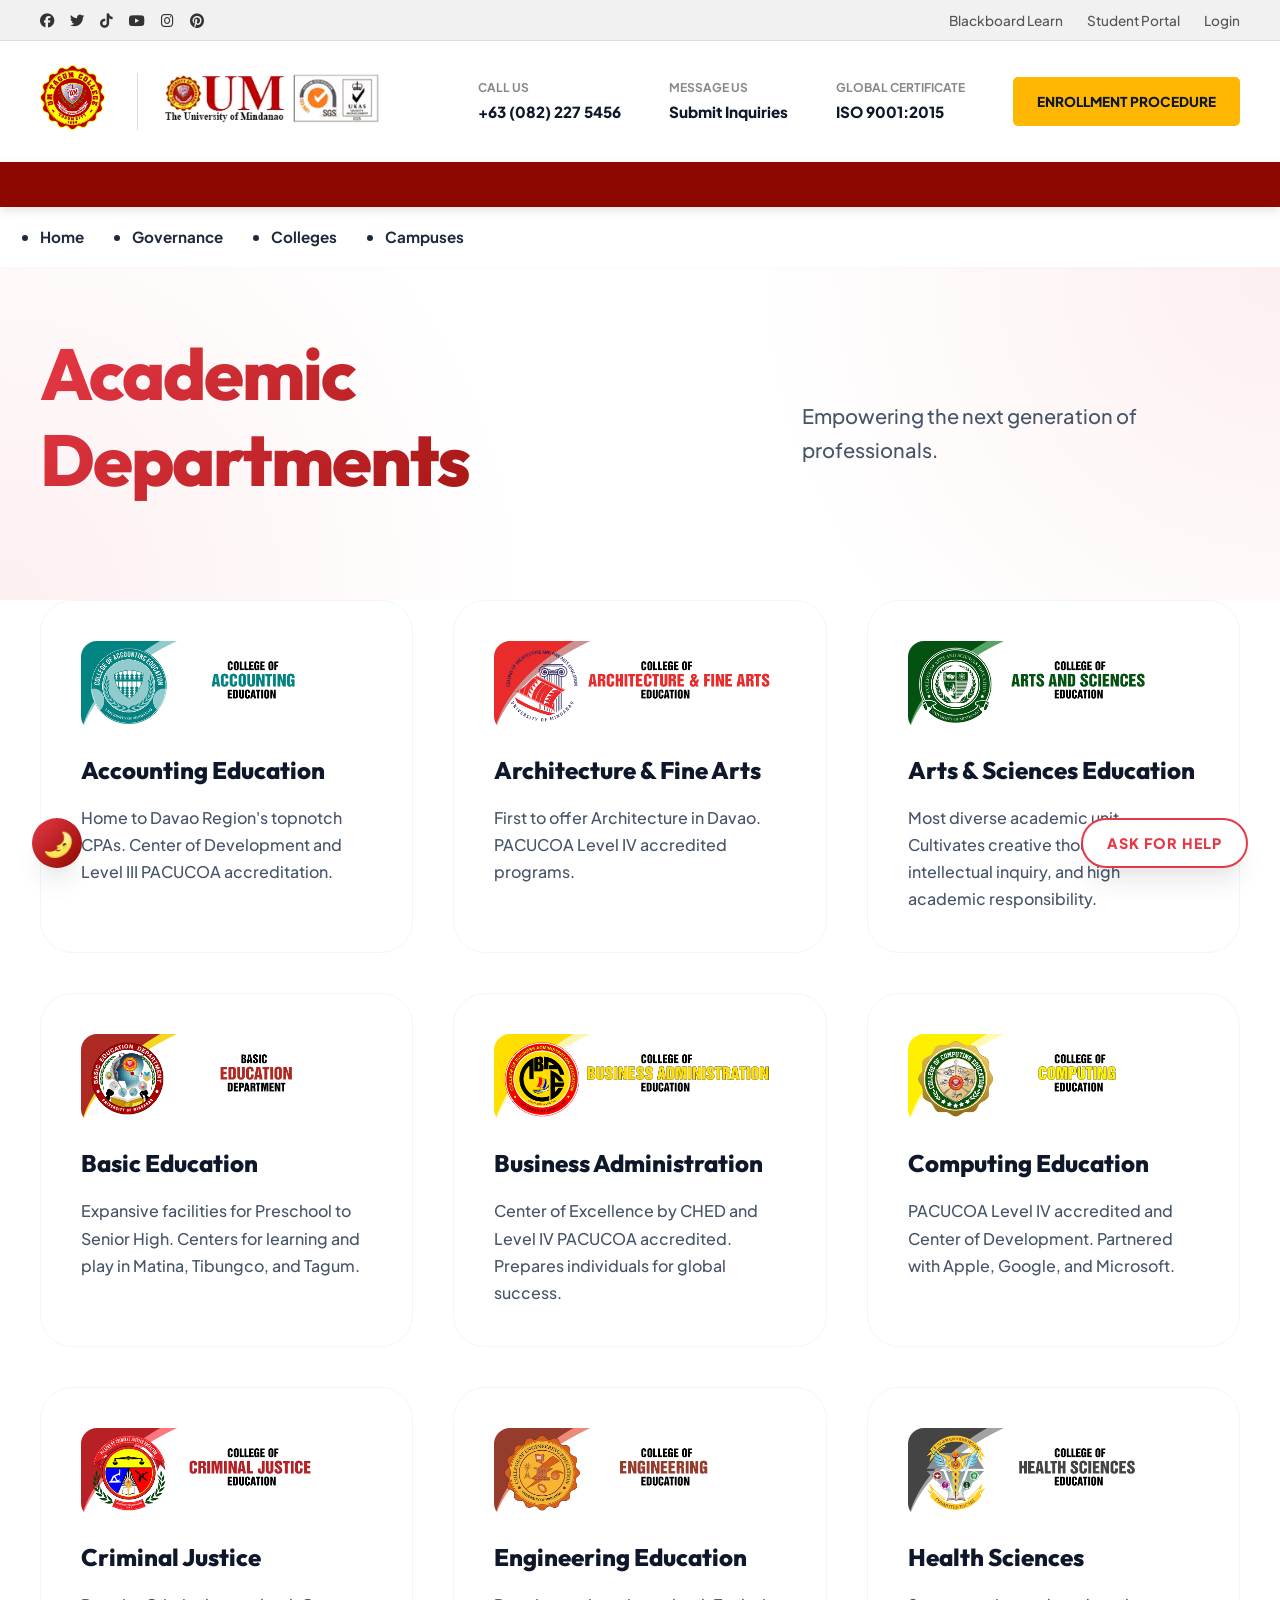
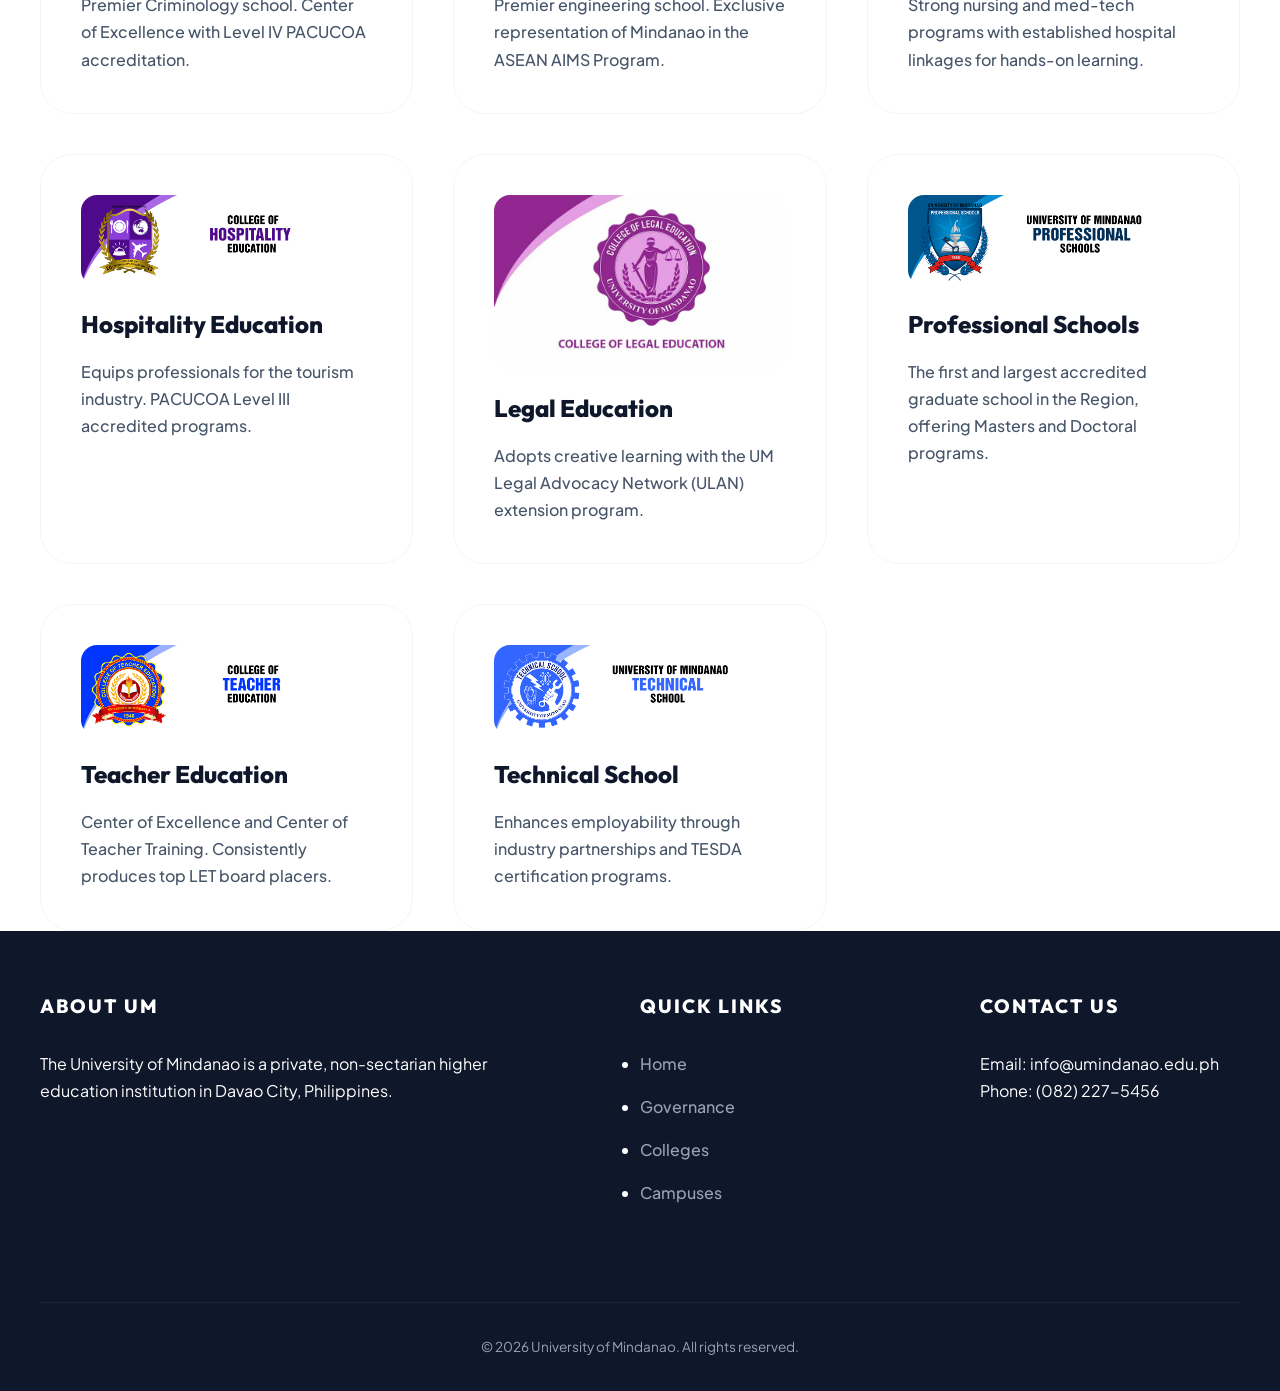
<file: colleges.html>
<!DOCTYPE html>
<html lang="en">

<head>
    <meta charset="UTF-8">
    <meta name="viewport" content="width=device-width, initial-scale=1.0">
    <title>Colleges | University of Mindanao</title>
    <link rel="stylesheet" href="stylesvillanueva.css">
    <link rel="stylesheet" href="https://cdnjs.cloudflare.com/ajax/libs/font-awesome/6.5.1/css/all.min.css">
</head>

<body>
    <input type="checkbox" id="theme-toggle" hidden>
    <div class="theme-toggle-wrapper">
        <label for="theme-toggle" class="theme-btn"><i></i></label>
    </div>

    <a href="mailto:info@umindanao.edu.ph" class="help-fab">
        <span>Ask for Help</span>
    </a>

    <div class="super-header">
        <div class="top-bar-social">
            <div class="container">
                <div class="social-icons-header">
                    <a href="#"><i class="fab fa-facebook"></i></a>
                    <a href="#"><i class="fab fa-twitter"></i></a>
                    <a href="#"><i class="fab fa-tiktok"></i></a>
                    <a href="#"><i class="fab fa-youtube"></i></a>
                    <a href="#"><i class="fab fa-instagram"></i></a>
                    <a href="#"><i class="fab fa-pinterest"></i></a>
                </div>
                <div class="utility-links-header">
                    <a href="#">Blackboard Learn</a>
                    <a href="#">Student Portal</a>
                    <a href="#">Login</a>
                </div>
            </div>
        </div>
        <div class="header-brand-area">
            <div class="container">
                <div class="brand-logos">
                    <a href="index.html">
                        <img src="SCHOOL LOGO/198a29b43bf4729dfd940e418e0d7250.jpg" alt="UM Logo">
                    </a>
                    <div class="iso-cert">
                        <img src="SCHOOL LOGO/logo.avif" alt="ISO Certification" style="height: 50px;">
                    </div>
                </div>
                <div class="header-info-columns">
                    <div class="info-col">
                        <span class="info-label">Call Us</span>
                        <span class="info-value">+63 (082) 227 5456</span>
                    </div>
                    <div class="info-col">
                        <span class="info-label">Message Us</span>
                        <span class="info-value">Submit Inquiries</span>
                    </div>
                    <div class="info-col">
                        <span class="info-label">Global Certificate</span>
                        <span class="info-value">ISO 9001:2015</span>
                    </div>
                    <a href="#" class="enrollment-btn">Enrollment Procedure</a>
                </div>
            </div>
        </div>
        <div class="institutional-accent-bar"></div>
    </div>

    <header>
        <nav class="container navbar">
            <ul class="nav-links">
                <li class="nav-item"><a href="index.html" class="nav-link">Home</a></li>
                <li class="nav-item">
                    <a href="governance.html" class="nav-link">Governance</a>
                    <ul class="dropdown-menu">
                        <li><a href="board_of_trustees.html" class="dropdown-item">Board of Trustees</a></li>
                        <li><a href="policies.html" class="dropdown-item">Policies</a></li>
                        <li><a href="annual_report.html" class="dropdown-item">Annual Report</a></li>
                    </ul>
                </li>
                <li class="nav-item"><a href="colleges.html" class="nav-link">Colleges</a></li>
                <li class="nav-item"><a href="campuses.html" class="nav-link">Campuses</a></li>
            </ul>
        </nav>
    </header>

    <main>
        <section class="hero" style="padding: var(--spacing-lg) 0;">
            <div class="container">
                <h1>Academic Departments</h1>
                <p>Empowering the next generation of professionals.</p>
            </div>
        </section>
        <!-- villanueva-->
        <section class="container">
            <div class="grid">
                <!-- Accounting Education -->
                <article class="card">
                    <img src="colleges/banner-cae.png" alt="CAE" class="card-img">
                    <div class="card-content">
                        <h4>Accounting Education</h4>
                        <p>Home to Davao Region's topnotch CPAs. Center of Development and Level III PACUCOA
                            accreditation.</p>
                    </div>
                </article>

                <!-- Architecture & Fine Arts -->
                <article class="card">
                    <img src="colleges/banner-cafae.png" alt="CAFAE" class="card-img">
                    <div class="card-content">
                        <h4>Architecture & Fine Arts</h4>
                        <p>First to offer Architecture in Davao. PACUCOA Level IV accredited programs.</p>
                    </div>
                </article>

                <!-- Arts & Sciences -->
                <article class="card">
                    <img src="colleges/banner-case.png" alt="CASE" class="card-img">
                    <div class="card-content">
                        <h4>Arts & Sciences Education</h4>
                        <p>Most diverse academic unit. Cultivates creative thought, strong intellectual inquiry, and
                            high academic responsibility.</p>
                    </div>
                </article>

                <!-- Basic Education -->
                <article class="card">
                    <img src="colleges/banner-bed.png" alt="Basic Ed" class="card-img">
                    <div class="card-content">
                        <h4>Basic Education</h4>
                        <p>Expansive facilities for Preschool to Senior High. Centers for learning and play in Matina,
                            Tibungco, and Tagum.</p>
                    </div>
                </article>

                <!-- Business Administration -->
                <article class="card">
                    <img src="colleges/banner-cbae.png" alt="CBAE" class="card-img">
                    <div class="card-content">
                        <h4>Business Administration</h4>
                        <p>Center of Excellence by CHED and Level IV PACUCOA accredited. Prepares individuals for global
                            success.</p>
                    </div>
                </article>

                <!-- Computing Education -->
                <article class="card">
                    <img src="colleges/banner-cce.png" alt="CCE" class="card-img">
                    <div class="card-content">
                        <h4>Computing Education</h4>
                        <p>PACUCOA Level IV accredited and Center of Development. Partnered with Apple, Google, and
                            Microsoft.</p>
                    </div>
                </article>

                <!-- Criminal Justice -->
                <article class="card">
                    <img src="colleges/banner-ccje.png" alt="CCJE" class="card-img">
                    <div class="card-content">
                        <h4>Criminal Justice</h4>
                        <p>Premier Criminology school. Center of Excellence with Level IV PACUCOA accreditation.</p>
                    </div>
                </article>

                <!-- Engineering Education -->
                <article class="card">
                    <img src="colleges/banner-cee.png" alt="CEE" class="card-img">
                    <div class="card-content">
                        <h4>Engineering Education</h4>
                        <p>Premier engineering school. Exclusive representation of Mindanao in the ASEAN AIMS Program.
                        </p>
                    </div>
                </article>

                <!-- Health Sciences -->
                <article class="card">
                    <img src="colleges/banner-chse.png" alt="CHSE" class="card-img">
                    <div class="card-content">
                        <h4>Health Sciences</h4>
                        <p>Strong nursing and med-tech programs with established hospital linkages for hands-on
                            learning.</p>
                    </div>
                </article>

                <!-- Hospitality Education -->
                <article class="card">
                    <img src="colleges/banner-che.png" alt="CHE" class="card-img">
                    <div class="card-content">
                        <h4>Hospitality Education</h4>
                        <p>Equips professionals for the tourism industry. PACUCOA Level III accredited programs.</p>
                    </div>
                </article>

                <!-- Legal Education -->
                <article class="card">
                    <img src="colleges/cle.jpg" alt="CLE" class="card-img">
                    <div class="card-content">
                        <h4>Legal Education</h4>
                        <p>Adopts creative learning with the UM Legal Advocacy Network (ULAN) extension program.</p>
                    </div>
                </article>

                <!-- Professional Schools -->
                <article class="card">
                    <img src="colleges/banner-ps.png" alt="Professional Schools" class="card-img">
                    <div class="card-content">
                        <h4>Professional Schools</h4>
                        <p>The first and largest accredited graduate school in the Region, offering Masters and Doctoral
                            programs.</p>
                    </div>
                </article>

                <!-- Teacher Education -->
                <article class="card">
                    <img src="colleges/banner-cte.png" alt="CTE" class="card-img">
                    <div class="card-content">
                        <h4>Teacher Education</h4>
                        <p>Center of Excellence and Center of Teacher Training. Consistently produces top LET board
                            placers.</p>
                    </div>
                </article>

                <!-- Technical School -->
                <article class="card">
                    <img src="colleges/banner-ts.png" alt="Technical School" class="card-img">
                    <div class="card-content">
                        <h4>Technical School</h4>
                        <p>Enhances employability through industry partnerships and TESDA certification programs.</p>
                    </div>
                </article>
            </div>
        </section>
    </main>

    <footer>
        <div class="container">
            <div class="footer-grid">
                <div class="footer-section">
                    <h4>About UM</h4>
                    <p>The University of Mindanao is a private, non-sectarian higher education institution in Davao
                        City, Philippines.</p>
                </div>
                <div class="footer-section">
                    <h4>Quick Links</h4>
                    <ul class="footer-links">
                        <li><a href="index.html">Home</a></li>
                        <li><a href="governance.html">Governance</a></li>
                        <li><a href="colleges.html">Colleges</a></li>
                        <li><a href="campuses.html">Campuses</a></li>
                    </ul>
                </div>
                <div class="footer-section">
                    <h4>Contact Us</h4>
                    <p>Email: info@umindanao.edu.ph</p>
                    <p>Phone: (082) 227-5456</p>
                </div>
            </div>
            <div class="footer-bottom">
                &copy; 2026 University of Mindanao. All rights reserved.
            </div>
        </div>
    </footer>
</body>

</html>
</file>
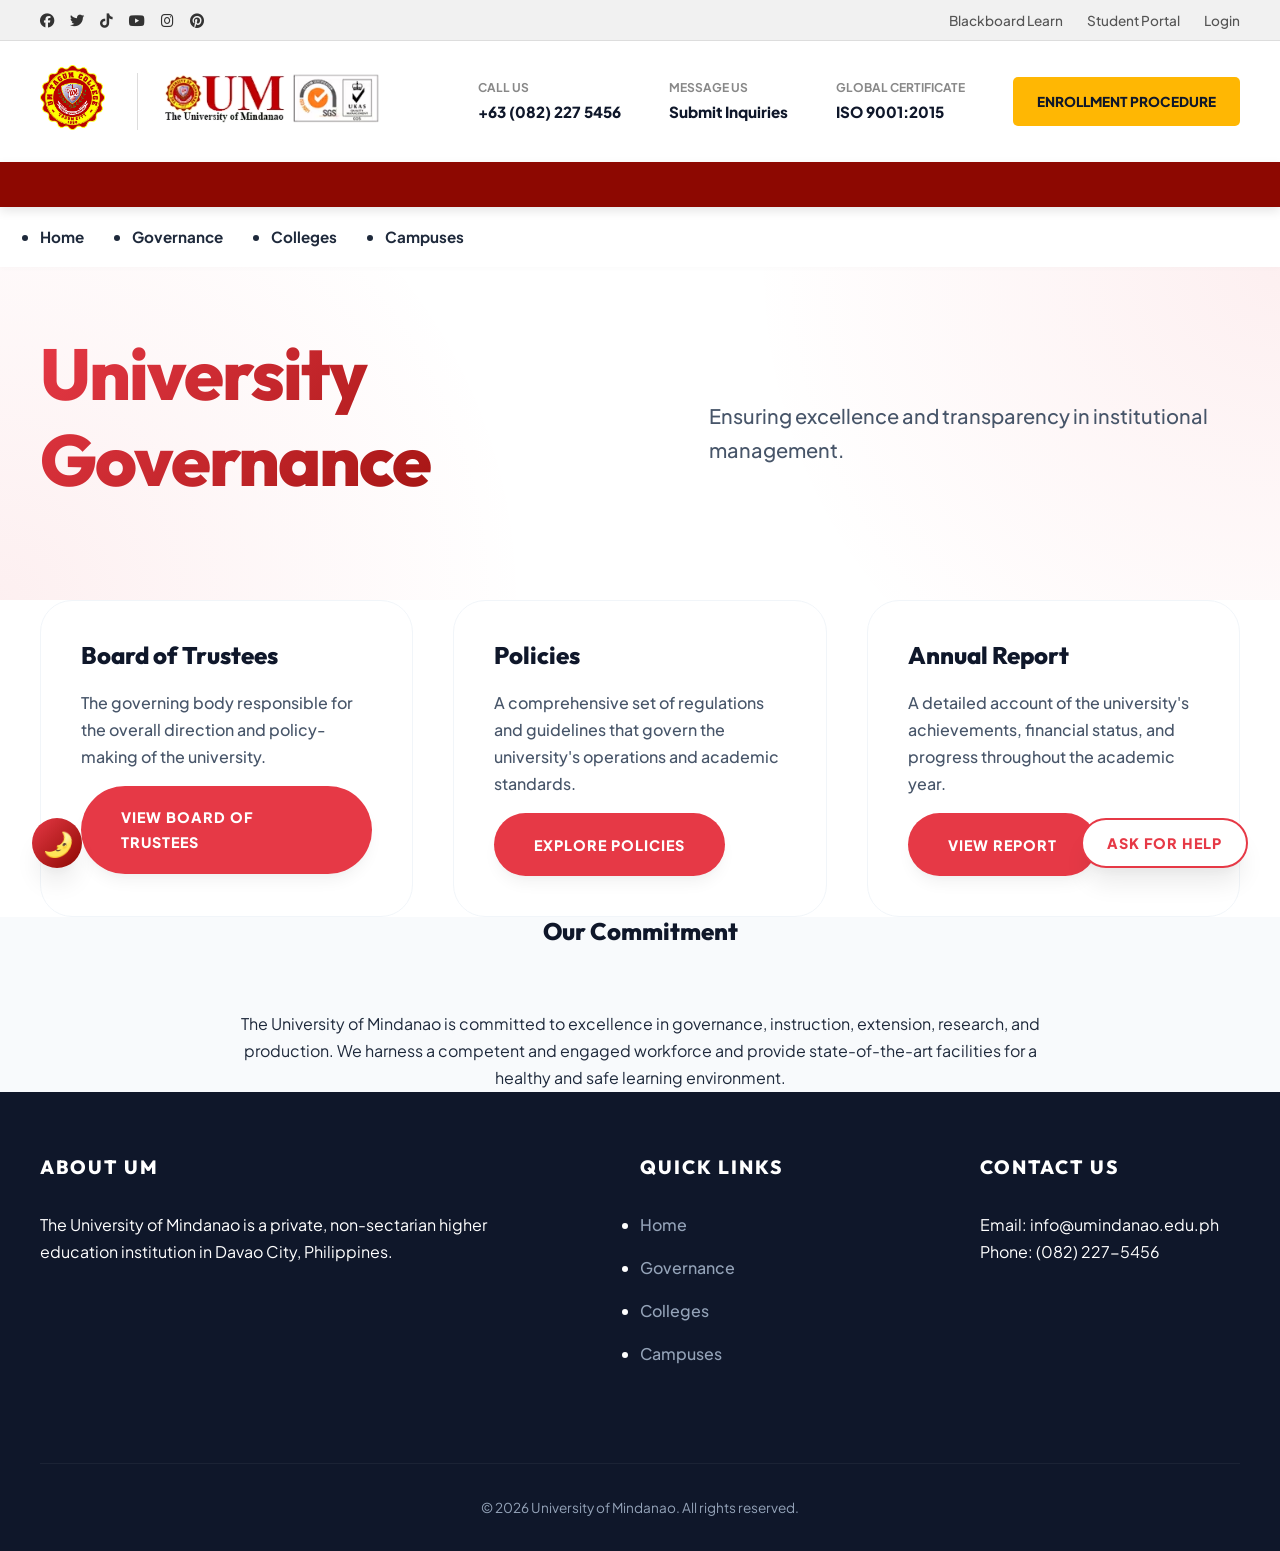
<file: governance.html>
<!DOCTYPE html>
<html lang="en">

<head>
    <meta charset="UTF-8">
    <meta name="viewport" content="width=device-width, initial-scale=1.0">
    <title>Governance | University of Mindanao</title>
    <link rel="stylesheet" href="stylesvillanueva.css">
    <link rel="stylesheet" href="https://cdnjs.cloudflare.com/ajax/libs/font-awesome/6.5.1/css/all.min.css">
</head>

<body>
    <input type="checkbox" id="theme-toggle" hidden>
    <div class="theme-toggle-wrapper">
        <label for="theme-toggle" class="theme-btn"><i></i></label>
    </div>

    <a href="mailto:info@umindanao.edu.ph" class="help-fab">
        <span>Ask for Help</span>
    </a>

    <div class="super-header">
        <div class="top-bar-social">
            <div class="container">
                <div class="social-icons-header">
                    <a href="#"><i class="fab fa-facebook"></i></a>
                    <a href="#"><i class="fab fa-twitter"></i></a>
                    <a href="#"><i class="fab fa-tiktok"></i></a>
                    <a href="#"><i class="fab fa-youtube"></i></a>
                    <a href="#"><i class="fab fa-instagram"></i></a>
                    <a href="#"><i class="fab fa-pinterest"></i></a>
                </div>
                <div class="utility-links-header">
                    <a href="#">Blackboard Learn</a>
                    <a href="#">Student Portal</a>
                    <a href="#">Login</a>
                </div>
            </div>
        </div>
        <div class="header-brand-area">
            <div class="container">
                <div class="brand-logos">
                    <a href="index.html">
                        <img src="SCHOOL LOGO/198a29b43bf4729dfd940e418e0d7250.jpg" alt="UM Logo">
                    </a>
                    <div class="iso-cert">
                        <img src="SCHOOL LOGO/logo.avif" alt="ISO Certification" style="height: 50px;">
                    </div>
                </div>
                <div class="header-info-columns">
                    <div class="info-col">
                        <span class="info-label">Call Us</span>
                        <span class="info-value">+63 (082) 227 5456</span>
                    </div>
                    <div class="info-col">
                        <span class="info-label">Message Us</span>
                        <span class="info-value">Submit Inquiries</span>
                    </div>
                    <div class="info-col">
                        <span class="info-label">Global Certificate</span>
                        <span class="info-value">ISO 9001:2015</span>
                    </div>
                    <a href="#" class="enrollment-btn">Enrollment Procedure</a>
                </div>
            </div>
        </div>
        <div class="institutional-accent-bar"></div>
    </div>

    <header>
        <nav class="container navbar">
            <ul class="nav-links">
                <li class="nav-item"><a href="index.html" class="nav-link">Home</a></li>
                <li class="nav-item">
                    <a href="governance.html" class="nav-link">Governance</a>
                    <ul class="dropdown-menu">
                        <li><a href="board_of_trustees.html" class="dropdown-item">Board of Trustees</a></li>
                        <li><a href="policies.html" class="dropdown-item">Policies</a></li>
                        <li><a href="annual_report.html" class="dropdown-item">Annual Report</a></li>
                    </ul>
                </li>
                <li class="nav-item"><a href="colleges.html" class="nav-link">Colleges</a></li>
                <li class="nav-item"><a href="campuses.html" class="nav-link">Campuses</a></li>
            </ul>
        </nav>
    </header>

    <main>
        <section class="hero" style="padding: var(--spacing-lg) 0;">
            <div class="container">
                <h1>University Governance</h1>
                <p>Ensuring excellence and transparency in institutional management.</p>
            </div>
        </section>

        <section class="container">
            <div class="grid">
                <article class="card">
                    <div class="card-content">
                        <h3>Board of Trustees</h3>
                        <p>The governing body responsible for the overall direction and policy-making of the university.
                        </p>
                        <a href="board_of_trustees.html" class="btn btn-primary"
                            style="background: var(--primary); color: white; margin-top: var(--spacing-sm);">view Board
                            of Trustees</a>
                    </div>
                </article>
                <article class="card">
                    <div class="card-content">
                        <h3>Policies</h3>
                        <p>A comprehensive set of regulations and guidelines that govern the university's operations and
                            academic standards.</p>
                        <a href="policies.html" class="btn btn-primary"
                            style="background: var(--primary); color: white; margin-top: var(--spacing-sm);">Explore
                            Policies</a>
                    </div>
                </article>
                <article class="card">
                    <div class="card-content">
                        <h3>Annual Report</h3>
                        <p>A detailed account of the university's achievements, financial status, and progress
                            throughout the academic year.</p>
                        <a href="annual_report.html" class="btn btn-primary"
                            style="background: var(--primary); color: white; margin-top: var(--spacing-sm);">View
                            Report</a>
                    </div>
                </article>
            </div>
        </section>

        <section class="bg-light">
            <div class="container">
                <h2 class="text-center mb-lg">Our Commitment</h2>
                <div style="max-width: 800px; margin: 0 auto; text-align: center;">
                    <p>The University of Mindanao is committed to excellence in governance, instruction, extension,
                        research, and production. We harness a competent and engaged workforce and provide
                        state-of-the-art facilities for a healthy and safe learning environment.</p>
                </div>
            </div>
        </section>
    </main>
    <!-- villanueva-->
    <footer>
        <div class="container">
            <div class="footer-grid">
                <div class="footer-section">
                    <h4>About UM</h4>
                    <p>The University of Mindanao is a private, non-sectarian higher education institution in Davao
                        City, Philippines.</p>
                </div>
                <div class="footer-section">
                    <h4>Quick Links</h4>
                    <ul class="footer-links">
                        <li><a href="index.html">Home</a></li>
                        <li><a href="governance.html">Governance</a></li>
                        <li><a href="colleges.html">Colleges</a></li>
                        <li><a href="campuses.html">Campuses</a></li>
                    </ul>
                </div>
                <div class="footer-section">
                    <h4>Contact Us</h4>
                    <p>Email: info@umindanao.edu.ph</p>
                    <p>Phone: (082) 227-5456</p>
                </div>
            </div>
            <div class="footer-bottom">
                &copy; 2026 University of Mindanao. All rights reserved.
            </div>
        </div>
    </footer>
</body>

</html>
</file>
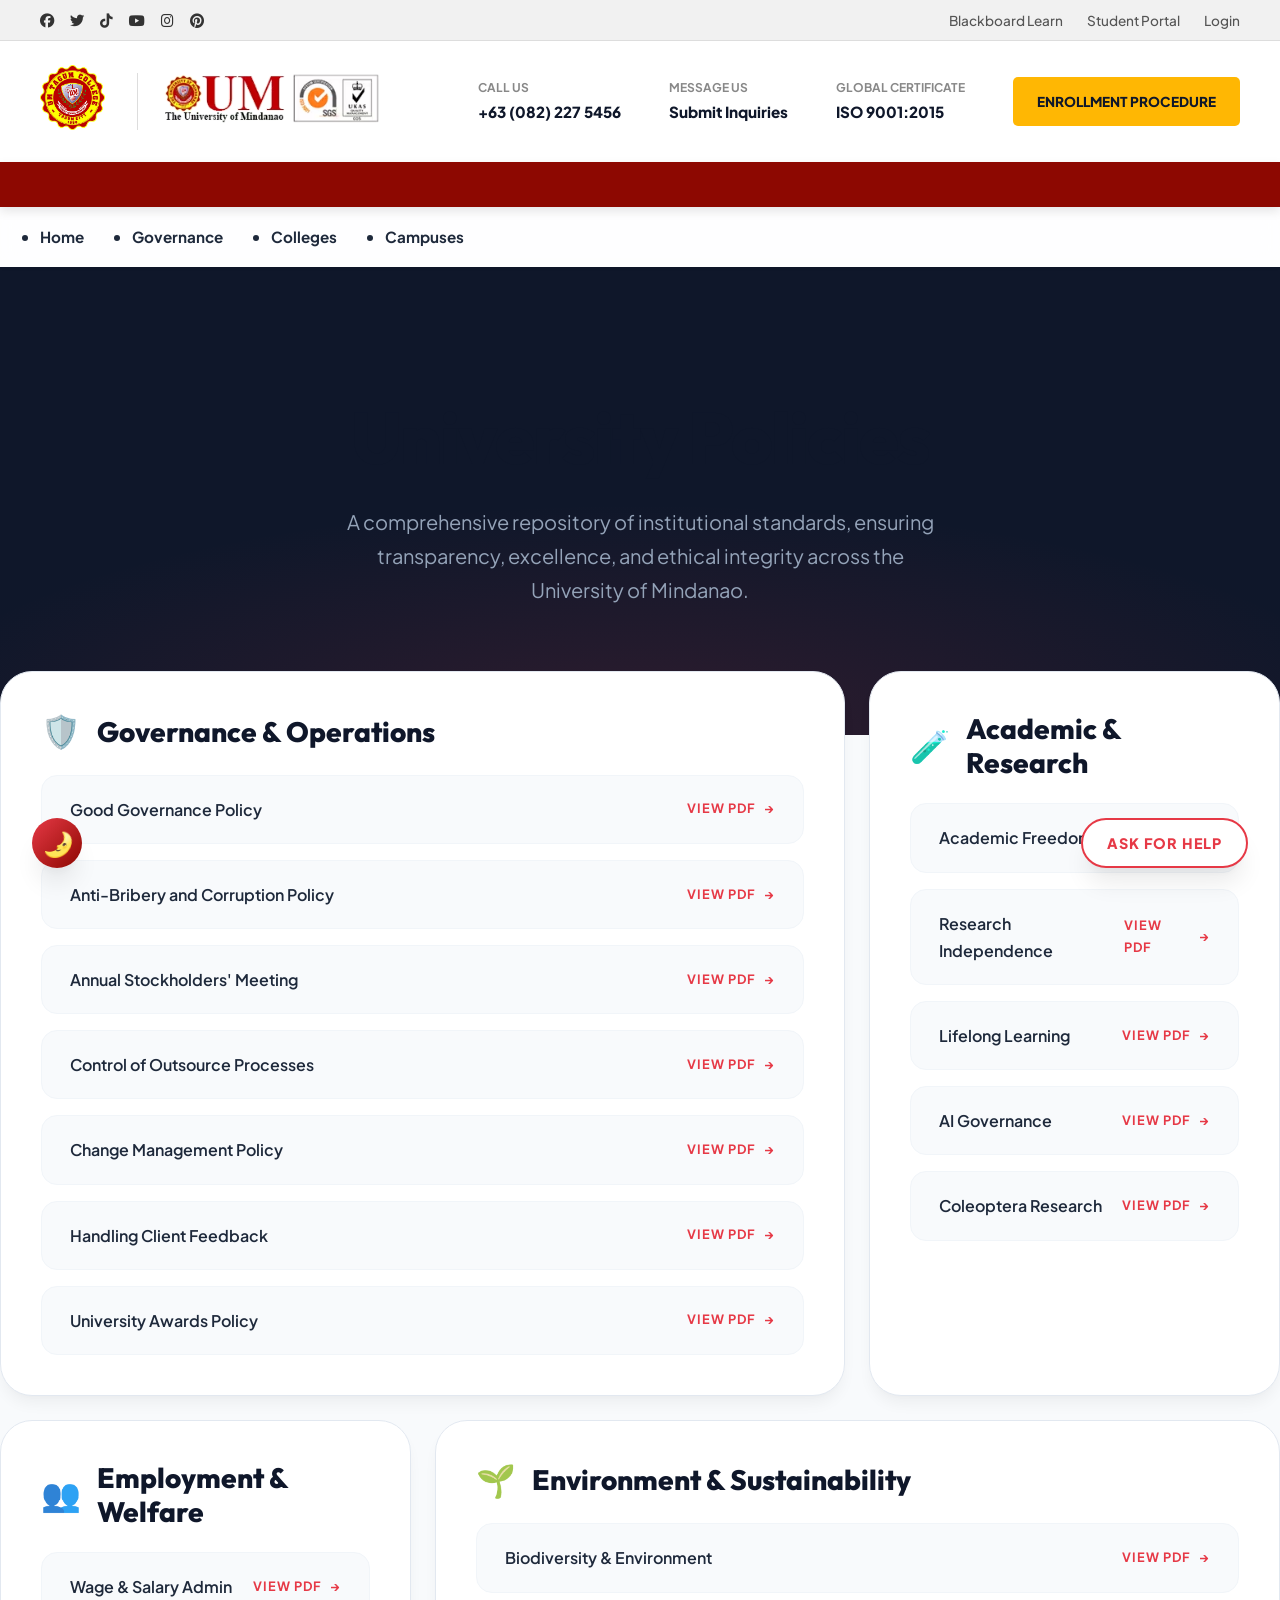
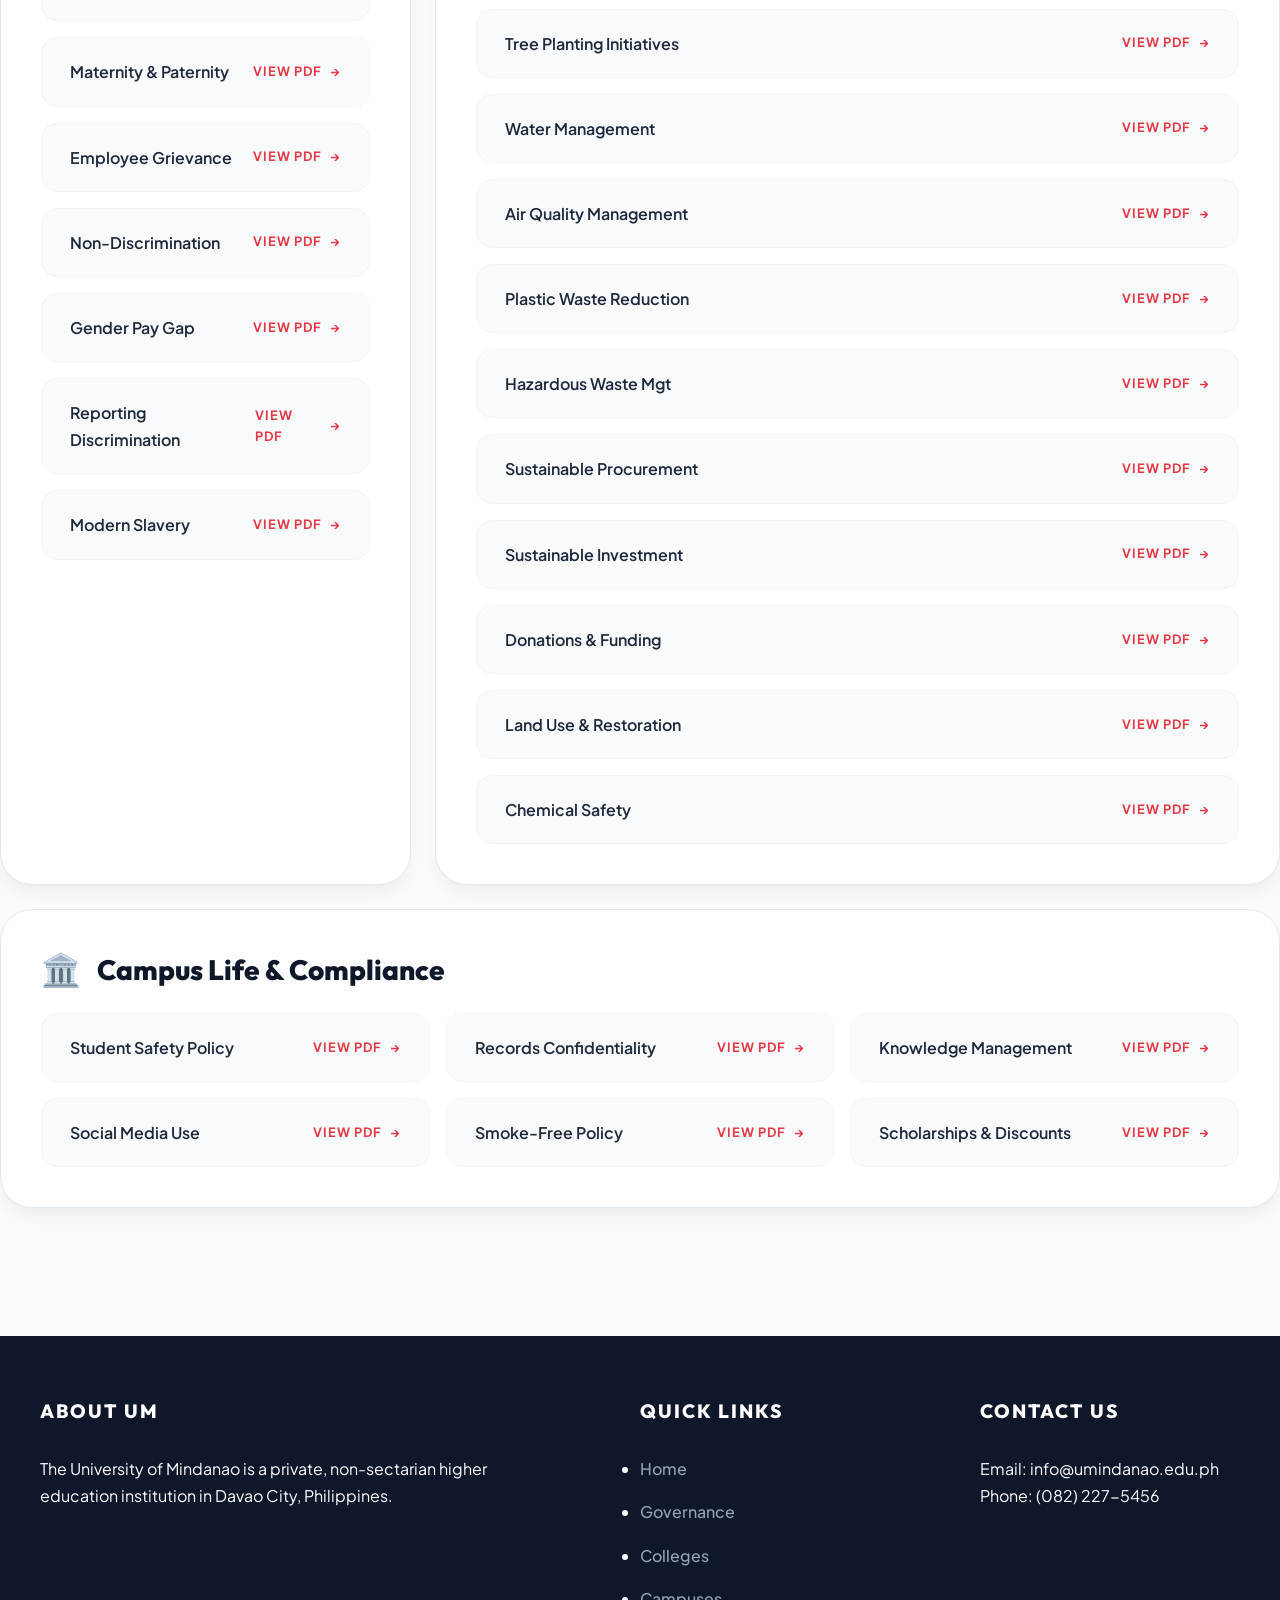
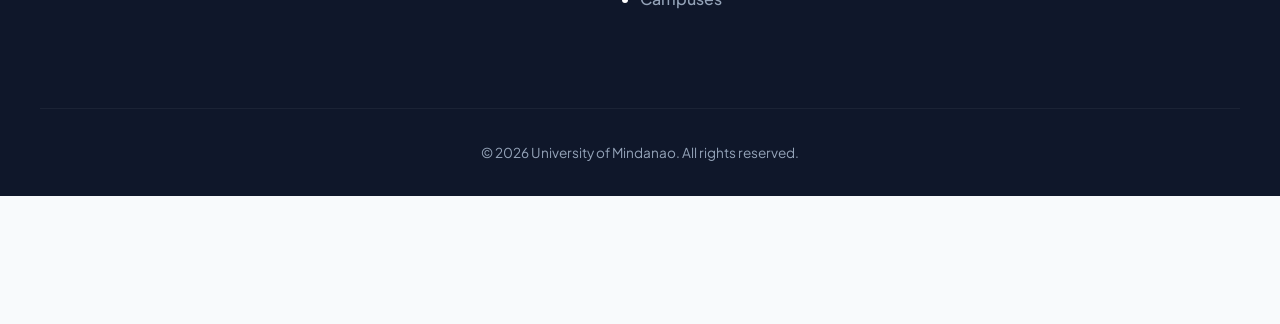
<file: policies.html>
<!DOCTYPE html>
<html lang="en">

<head>
    <meta charset="UTF-8">
    <meta name="viewport" content="width=device-width, initial-scale=1.0">
    <title>University Policies | University of Mindanao</title>
    <link rel="stylesheet" href="stylesvillanueva.css">
    <link rel="stylesheet" href="https://cdnjs.cloudflare.com/ajax/libs/font-awesome/6.5.1/css/all.min.css">
</head>

<body class="premium-policies-page">
    <input type="checkbox" id="theme-toggle" hidden>
    <div class="theme-toggle-wrapper">
        <label for="theme-toggle" class="theme-btn"><i></i></label>
    </div>

    <a href="mailto:info@umindanao.edu.ph" class="help-fab">
        <span>Ask for Help</span>
    </a>

    <div class="super-header">
        <div class="top-bar-social">
            <div class="container">
                <div class="social-icons-header">
                    <a href="#"><i class="fab fa-facebook"></i></a>
                    <a href="#"><i class="fab fa-twitter"></i></a>
                    <a href="#"><i class="fab fa-tiktok"></i></a>
                    <a href="#"><i class="fab fa-youtube"></i></a>
                    <a href="#"><i class="fab fa-instagram"></i></a>
                    <a href="#"><i class="fab fa-pinterest"></i></a>
                </div>
                <div class="utility-links-header">
                    <a href="#">Blackboard Learn</a>
                    <a href="#">Student Portal</a>
                    <a href="#">Login</a>
                </div>
            </div>
        </div>
        <div class="header-brand-area">
            <div class="container">
                <div class="brand-logos">
                    <a href="index.html">
                        <img src="SCHOOL LOGO/198a29b43bf4729dfd940e418e0d7250.jpg" alt="UM Logo">
                    </a>
                    <div class="iso-cert">
                        <img src="SCHOOL LOGO/logo.avif" alt="ISO Certification" style="height: 50px;">
                    </div>
                </div>
                <div class="header-info-columns">
                    <div class="info-col">
                        <span class="info-label">Call Us</span>
                        <span class="info-value">+63 (082) 227 5456</span>
                    </div>
                    <div class="info-col">
                        <span class="info-label">Message Us</span>
                        <span class="info-value">Submit Inquiries</span>
                    </div>
                    <div class="info-col">
                        <span class="info-label">Global Certificate</span>
                        <span class="info-value">ISO 9001:2015</span>
                    </div>
                    <a href="#" class="enrollment-btn">Enrollment Procedure</a>
                </div>
            </div>
        </div>
        <div class="institutional-accent-bar"></div>
    </div>

    <header>
        <nav class="container navbar">
            <ul class="nav-links">
                <li class="nav-item"><a href="index.html" class="nav-link">Home</a></li>
                <li class="nav-item">
                    <a href="governance.html" class="nav-link">Governance</a>
                    <ul class="dropdown-menu">
                        <li><a href="board_of_trustees.html" class="dropdown-item">Board of Trustees</a></li>
                        <li><a href="policies.html" class="dropdown-item">Policies</a></li>
                        <li><a href="annual_report.html" class="dropdown-item">Annual Report</a></li>
                    </ul>
                </li>
                <li class="nav-item"><a href="colleges.html" class="nav-link">Colleges</a></li>
                <li class="nav-item"><a href="campuses.html" class="nav-link">Campuses</a></li>
            </ul>
        </nav>
    </header>

    <main>
        <section class="premium-hero">
            <div class="container">
                <h1>University Policies</h1>
                <p>A comprehensive repository of institutional standards, ensuring transparency, excellence, and ethical
                    integrity across the University of Mindanao.</p>
            </div>
        </section>

        <section class="container" style="padding: 0 0 var(--spacing-xl);">
            <div class="bento-grid">
                <!-- Governance & Operations -->
                <div class="bento-category bento-governance">
                    <h3><span class="category-icon">🛡️</span> Governance & Operations</h3>
                    <div class="policy-list-premium">
                        <a href="governance/policies.html/Good Governance Policy.pdf" class="policy-item-premium"
                            target="_blank">
                            <span class="policy-name-premium">Good Governance Policy</span>
                            <span class="policy-action-premium">View PDF</span>
                        </a>
                        <a href="governance/policies.html/Anti-Bribery and Corruption Policy.pdf"
                            class="policy-item-premium" target="_blank">
                            <span class="policy-name-premium">Anti-Bribery and Corruption Policy</span>
                            <span class="policy-action-premium">View PDF</span>
                        </a>
                        <a href="governance/policies.html/Conduct of Annual Stockholders' Meeting Policy.pdf"
                            class="policy-item-premium" target="_blank">
                            <span class="policy-name-premium">Annual Stockholders' Meeting</span>
                            <span class="policy-action-premium">View PDF</span>
                        </a>
                        <a href="governance/policies.html/Control of Outsource Processes, Products and Services Policy.pdf"
                            class="policy-item-premium" target="_blank">
                            <span class="policy-name-premium">Control of Outsource Processes</span>
                            <span class="policy-action-premium">View PDF</span>
                        </a>
                        <a href="governance/policies.html/Change Management Policy.pdf" class="policy-item-premium"
                            target="_blank">
                            <span class="policy-name-premium">Change Management Policy</span>
                            <span class="policy-action-premium">View PDF</span>
                        </a>
                        <a href="governance/policies.html/Handling Client Feedback Policy.pdf"
                            class="policy-item-premium" target="_blank">
                            <span class="policy-name-premium">Handling Client Feedback</span>
                            <span class="policy-action-premium">View PDF</span>
                        </a>
                        <a href="governance/policies.html/Grant of University Awards Policy.pdf"
                            class="policy-item-premium" target="_blank">
                            <span class="policy-name-premium">University Awards Policy</span>
                            <span class="policy-action-premium">View PDF</span>
                        </a>
                    </div>
                </div>

                <!-- Academic & Research -->
                <article class="bento-category bento-academic">
                    <h3><span class="category-icon">🧪</span> Academic & Research</h3>
                    <div class="policy-list-premium">
                        <a href="governance/policies.html/General Policy on Academic Freedom and Academic Responsibility.pdf"
                            class="policy-item-premium" target="_blank">
                            <span class="policy-name-premium">Academic Freedom</span>
                            <span class="policy-action-premium">View PDF</span>
                        </a>
                        <a href="governance/policies.html/Research Independence Policy.pdf" class="policy-item-premium"
                            target="_blank">
                            <span class="policy-name-premium">Research Independence</span>
                            <span class="policy-action-premium">View PDF</span>
                        </a>
                        <a href="governance/policies.html/Lifelong Learning Policy.pdf" class="policy-item-premium"
                            target="_blank">
                            <span class="policy-name-premium">Lifelong Learning</span>
                            <span class="policy-action-premium">View PDF</span>
                        </a>
                        <a href="governance/policies.html/Treatise on Artificial Intelligence.pdf"
                            class="policy-item-premium" target="_blank">
                            <span class="policy-name-premium">AI Governance</span>
                            <span class="policy-action-premium">View PDF</span>
                        </a>
                        <a href="governance/policies.html/Establishment and Operation of the Coleoptera Research Center Policy.pdf"
                            class="policy-item-premium" target="_blank">
                            <span class="policy-name-premium">Coleoptera Research</span>
                            <span class="policy-action-premium">View PDF</span>
                        </a>
                    </div>
                </article>

                <!-- Employment & Welfare -->
                <article class="bento-category bento-employment">
                    <h3><span class="category-icon">👥</span> Employment & Welfare</h3>
                    <div class="policy-list-premium">
                        <a href="governance/policies.html/Wage and Salary Administration Policy.pdf"
                            class="policy-item-premium" target="_blank">
                            <span class="policy-name-premium">Wage & Salary Admin</span>
                            <span class="policy-action-premium">View PDF</span>
                        </a>
                        <a href="governance/policies.html/Maternity and Paternity Policy.pdf"
                            class="policy-item-premium" target="_blank">
                            <span class="policy-name-premium">Maternity & Paternity</span>
                            <span class="policy-action-premium">View PDF</span>
                        </a>
                        <a href="governance/policies.html/Employee Grievance Machinery Policy.pdf"
                            class="policy-item-premium" target="_blank">
                            <span class="policy-name-premium">Employee Grievance</span>
                            <span class="policy-action-premium">View PDF</span>
                        </a>
                        <a href="governance/policies.html/Non-Discrimination Against Women Policy.pdf"
                            class="policy-item-premium" target="_blank">
                            <span class="policy-name-premium">Non-Discrimination</span>
                            <span class="policy-action-premium">View PDF</span>
                        </a>
                        <a href="governance/policies.html/Gender Pay Gap Policy.pdf" class="policy-item-premium"
                            target="_blank">
                            <span class="policy-name-premium">Gender Pay Gap</span>
                            <span class="policy-action-premium">View PDF</span>
                        </a>
                        <a href="governance/policies.html/Reporting Discrimination Policy.pdf"
                            class="policy-item-premium" target="_blank">
                            <span class="policy-name-premium">Reporting Discrimination</span>
                            <span class="policy-action-premium">View PDF</span>
                        </a>
                        <a href="governance/policies.html/Modern Slavery Policy.pdf" class="policy-item-premium"
                            target="_blank">
                            <span class="policy-name-premium">Modern Slavery</span>
                            <span class="policy-action-premium">View PDF</span>
                        </a>
                    </div>
                </article>
                <!-- villanueva-->
                <!-- Environment & Sustainability -->
                <article class="bento-category bento-environment">
                    <h3><span class="category-icon">🌱</span> Environment & Sustainability</h3>
                    <div class="policy-list-premium">
                        <a href="governance/policies.html/Campus Biodiversity and Environmental Management Policy.pdf"
                            class="policy-item-premium" target="_blank">
                            <span class="policy-name-premium">Biodiversity & Environment</span>
                            <span class="policy-action-premium">View PDF</span>
                        </a>
                        <a href="governance/policies.html/Tree Planting and Campus Greening Initiatives Policy.pdf"
                            class="policy-item-premium" target="_blank">
                            <span class="policy-name-premium">Tree Planting Initiatives</span>
                            <span class="policy-action-premium">View PDF</span>
                        </a>
                        <a href="governance/policies.html/Water Management Policy.pdf" class="policy-item-premium"
                            target="_blank">
                            <span class="policy-name-premium">Water Management</span>
                            <span class="policy-action-premium">View PDF</span>
                        </a>
                        <a href="governance/policies.html/Air Quality Management Policy.pdf" class="policy-item-premium"
                            target="_blank">
                            <span class="policy-name-premium">Air Quality Management</span>
                            <span class="policy-action-premium">View PDF</span>
                        </a>
                        <a href="governance/policies.html/Plastic Waste Reduction Policy.pdf"
                            class="policy-item-premium" target="_blank">
                            <span class="policy-name-premium">Plastic Waste Reduction</span>
                            <span class="policy-action-premium">View PDF</span>
                        </a>
                        <a href="governance/policies.html/General and Hazardous Waste Management Policy.pdf"
                            class="policy-item-premium" target="_blank">
                            <span class="policy-name-premium">Hazardous Waste Mgt</span>
                            <span class="policy-action-premium">View PDF</span>
                        </a>
                        <a href="governance/policies.html/Sustainable Procurement Policy.pdf"
                            class="policy-item-premium" target="_blank">
                            <span class="policy-name-premium">Sustainable Procurement</span>
                            <span class="policy-action-premium">View PDF</span>
                        </a>
                        <a href="governance/policies.html/Sustainable Investment Policy.pdf" class="policy-item-premium"
                            target="_blank">
                            <span class="policy-name-premium">Sustainable Investment</span>
                            <span class="policy-action-premium">View PDF</span>
                        </a>
                        <a href="governance/policies.html/Sustainable Donations and Funding Policy.pdf"
                            class="policy-item-premium" target="_blank">
                            <span class="policy-name-premium">Donations & Funding</span>
                            <span class="policy-action-premium">View PDF</span>
                        </a>
                        <a href="governance/policies.html/Sustainable Land Use and Restoration Policy.pdf"
                            class="policy-item-premium" target="_blank">
                            <span class="policy-name-premium">Land Use & Restoration</span>
                            <span class="policy-action-premium">View PDF</span>
                        </a>
                        <a href="governance/policies.html/Handling and Storage of Chemicals Policy.pdf"
                            class="policy-item-premium" target="_blank">
                            <span class="policy-name-premium">Chemical Safety</span>
                            <span class="policy-action-premium">View PDF</span>
                        </a>
                    </div>
                </article>

                <!-- Campus Life & Compliance -->
                <div class="bento-category bento-compliance">
                    <h3><span class="category-icon">🏛️</span> Campus Life & Compliance</h3>
                    <div class="policy-list-premium">
                        <div
                            style="display: grid; grid-template-columns: repeat(auto-fit, minmax(300px, 1fr)); gap: 1rem;">
                            <a href="governance/policies.html/Student Safety Policyl.pdf" class="policy-item-premium"
                                target="_blank">
                                <span class="policy-name-premium">Student Safety Policy</span>
                                <span class="policy-action-premium">View PDF</span>
                            </a>
                            <a href="governance/policies.html/Confidentiality of School Records Policy.pdf"
                                class="policy-item-premium" target="_blank">
                                <span class="policy-name-premium">Records Confidentiality</span>
                                <span class="policy-action-premium">View PDF</span>
                            </a>
                            <a href="governance/policies.html/Knowledge Management Policy.pdf"
                                class="policy-item-premium" target="_blank">
                                <span class="policy-name-premium">Knowledge Management</span>
                                <span class="policy-action-premium">View PDF</span>
                            </a>
                            <a href="governance/policies.html/Use of Social Media Policy.pdf"
                                class="policy-item-premium" target="_blank">
                                <span class="policy-name-premium">Social Media Use</span>
                                <span class="policy-action-premium">View PDF</span>
                            </a>
                            <a href="governance/policies.html/Smoke-Free Policy.pdf" class="policy-item-premium"
                                target="_blank">
                                <span class="policy-name-premium">Smoke-Free Policy</span>
                                <span class="policy-action-premium">View PDF</span>
                            </a>
                            <a href="governance/policies.html/Scholarships and Discounts Policy.pdf"
                                class="policy-item-premium" target="_blank">
                                <span class="policy-name-premium">Scholarships & Discounts</span>
                                <span class="policy-action-premium">View PDF</span>
                            </a>
                        </div>
                    </div>
                </div>
            </div>
        </section>
    </main>

    <footer>
        <div class="container">
            <div class="footer-grid">
                <div class="footer-section">
                    <h4>About UM</h4>
                    <p>The University of Mindanao is a private, non-sectarian higher education institution in Davao
                        City, Philippines.</p>
                </div>
                <div class="footer-section">
                    <h4>Quick Links</h4>
                    <ul class="footer-links">
                        <li><a href="index.html">Home</a></li>
                        <li><a href="governance.html">Governance</a></li>
                        <li><a href="colleges.html">Colleges</a></li>
                        <li><a href="campuses.html">Campuses</a></li>
                    </ul>
                </div>
                <div class="footer-section">
                    <h4>Contact Us</h4>
                    <p>Email: info@umindanao.edu.ph</p>
                    <p>Phone: (082) 227-5456</p>
                </div>
            </div>
            <div class="footer-bottom">
                &copy; 2026 University of Mindanao. All rights reserved.
            </div>
        </div>
    </footer>
</body>

</html>
</file>
<file: stylesvillanueva.css>
@import url('https://fonts.googleapis.com/css2?family=Outfit:wght@300;400;500;600;700;800&family=Plus+Jakarta+Sans:wght@300;400;500;600;700;800&display=swap');

:root {
    /* Color Palette - Refined */
    --bs-red: #e63946;
    --bs-red-dark: #8d0801;
    --bs-red-soft: #ff4d6d;
    --bs-white: #ffffff;
    --bs-black: #0f172a;
    --bs-gray-50: #f8fafc;
    --bs-gray-100: #f1f5f9;
    --bs-gray-200: #e2e8f0;
    --bs-gray-300: #cbd5e1;
    --bs-gray-400: #94a3b8;
    --bs-gray-600: #475569;
    --bs-gray-800: #1e293b;

    /* Theme Colors */
    --primary: var(--bs-red);
    --primary-gradient: linear-gradient(135deg, var(--bs-red) 0%, var(--bs-red-dark) 100%);
    --primary-dark: var(--bs-red-dark);
    --secondary: var(--bs-gray-600);
    --success: #10b981;
    --light: var(--bs-gray-50);
    --dark: var(--bs-black);

    /* Spacing */
    --spacing-xs: 0.5rem;
    --spacing-sm: 1rem;
    --spacing-md: 2rem;
    --spacing-lg: 4rem;
    --spacing-xl: 8rem;

    /* Borders & Glass */
    --radius-sm: 0.5rem;
    --radius-md: 1rem;
    --radius-lg: 2rem;
    --radius-pill: 100px;

    --glass-bg: rgba(255, 255, 255, 0.8);
    --glass-border: rgba(255, 255, 255, 0.2);
    --glass-shadow: 0 8px 32px 0 rgba(31, 38, 135, 0.07);

    /* Shadows */
    --shadow-sm: 0 2px 4px rgba(0, 0, 0, 0.02);
    --shadow-md: 0 10px 15px -3px rgba(0, 0, 0, 0.05), 0 4px 6px -2px rgba(0, 0, 0, 0.02);
    --shadow-lg: 0 20px 25px -5px rgba(0, 0, 0, 0.08), 0 10px 10px -5px rgba(0, 0, 0, 0.03);
    --shadow-premium: 0 25px 50px -12px rgba(0, 0, 0, 0.1);

    /* Typography */
    --font-heading: 'Outfit', sans-serif;
    --font-body: 'Plus Jakarta Sans', sans-serif;

    /* Transitions */
    --transition: all 0.4s cubic-bezier(0.16, 1, 0.3, 1);

    /* Futuristic Tokens */
    --neon-red: #ff003c;
    --neon-glow: 0 0 15px rgba(255, 0, 60, 0.4);
    --cyber-bg: radial-gradient(circle at 50% 50%, #1e293b 0%, #0f172a 100%);
    --glass-futuristic: rgba(255, 255, 255, 0.03);
}

/* Futuristic Global Utilities */
.futuristic-border {
    position: relative;
    clip-path: polygon(20px 0%, 100% 0%,
            100% calc(100% - 20px),
            calc(100% - 20px) 100%,
            0% 100%, 0% 20px);
    border: 1px solid rgba(255, 255, 255, 0.1);
    background: var(--glass-futuristic);
    backdrop-filter: blur(20px);
}

.futuristic-border::before {
    content: '';
    position: absolute;
    top: 0;
    left: 0;
    right: 0;
    bottom: 0;
    border: 1px solid var(--neon-red);
    clip-path: polygon(20px 0%, 40px 0%, 40px 1px, 20px 1px,
            1px 20px, 1px 40px, 0% 40px, 0% 20px);
    pointer-events: none;
}

/* Dark Mode Logic */
body:has(#theme-toggle:checked) {
    --bs-white: #0f172a;
    --bs-black: #ffffff;
    --bs-gray-50: #1e293b;
    --bs-gray-100: #1e293b;
    --bs-gray-200: #334155;
    --bs-gray-300: #475569;
    --bs-gray-600: #94a3b8;
    --bs-gray-800: #f1f5f9;
    --dark: #f8fafc;
    --glass-bg: rgba(15, 23, 42, 0.85);
    --glass-border: rgba(255, 255, 255, 0.05);
    --shadow-sm: 0 2px 4px rgba(0, 0, 0, 0.2);
}

/* Theme Toggle Button Style */
.theme-toggle-wrapper {
    position: fixed;
    bottom: 2rem;
    left: 2rem;
    z-index: 3000;
}

.theme-btn {
    width: 50px;
    height: 50px;
    background: var(--primary-gradient);
    border-radius: 50%;
    display: flex;
    align-items: center;
    justify-content: center;
    cursor: pointer;
    box-shadow: var(--shadow-lg);
    transition: var(--transition);
    color: white;
}

.theme-btn:hover {
    transform: scale(1.1) rotate(15deg);
}

#theme-toggle:checked~.theme-toggle-wrapper .theme-btn i::before {
    content: '🔆';
}

#theme-toggle:not(:checked)~.theme-toggle-wrapper .theme-btn i::before {
    content: '🌛';
}

.theme-btn i {
    font-size: 1.5rem;
    display: flex;
    transition: var(--transition);
}

#theme-toggle:checked~.theme-toggle-wrapper .theme-btn i {
    transform: rotate(360deg) scale(1.2);
}

/* Ask for Help FAB */
.help-fab {
    position: fixed;
    bottom: 2rem;
    right: 2rem;
    z-index: 3000;
    background: var(--bs-white);
    color: var(--primary);
    width: auto;
    padding: 0 1.5rem;
    height: 50px;
    border-radius: var(--radius-pill);
    display: flex;
    align-items: center;
    gap: 0.75rem;
    font-weight: 800;
    box-shadow: var(--shadow-lg);
    border: 2px solid var(--primary);
    cursor: pointer;
    transition: var(--transition);
}

.help-fab:hover {
    transform: translateY(-5px);
    background: var(--primary);
    color: white;
}

.help-fab span {
    font-size: 0.9rem;
    text-transform: uppercase;
    letter-spacing: 1px;
}

/* Base Styles */
* {
    margin: 0;
    padding: 0;
    box-sizing: border-box;
}

html {
    scroll-behavior: smooth;
}

body {
    font-family: var(--font-body);
    font-size: 1rem;
    line-height: 1.7;
    color: var(--bs-gray-800);
    background-color: var(--bs-white);
    overflow-x: hidden;
    -webkit-font-smoothing: antialiased;
}

h1,
h2,
h3,
h4,
h5,
h6 {
    font-family: var(--font-heading);
    color: var(--dark);
    line-height: 1.2;
    font-weight: 800;
}

a {
    transition: var(--transition);
    color: inherit;
    text-decoration: none;
}

/* Layout Containers */
.container {
    max-width: 1400px;
    margin: 0 auto;
    padding: 0 2.5rem;
}

@media (max-width: 768px) {
    .container {
        padding: 0 1.5rem;
    }
}

/* Header & Navigation (Glassmorphism) */
/* Super Header Redesign */
.super-header {
    background: var(--bs-white);
    position: relative;
    z-index: 2000;
}

.top-bar-social {
    background: #f1f1f1;
    border-bottom: 1px solid #ddd;
    padding: 0.5rem 0;
    font-size: 0.9rem;
}

.top-bar-social .container {
    display: flex;
    justify-content: space-between;
    align-items: center;
}

.social-icons-header {
    display: flex;
    gap: 1rem;
    color: #333;
}

.social-icons-header a:hover {
    color: var(--primary);
}

.utility-links-header {
    display: flex;
    gap: 1.5rem;
    font-weight: 500;
}

.utility-links-header a {
    color: #555;
    font-size: 0.85rem;
}

.utility-links-header a:hover {
    color: var(--primary);
}

.header-brand-area {
    padding: 1.5rem 0;
    background: var(--bs-white);
}

.header-brand-area .container {
    display: flex;
    justify-content: space-between;
    align-items: center;
}

.brand-logos {
    display: flex;
    align-items: center;
    gap: 2rem;
}

.brand-logos img {
    height: 65px;
}

.iso-cert {
    border-left: 1px solid #ddd;
    padding-left: 1.5rem;
}

.header-info-columns {
    display: flex;
    gap: 3rem;
    align-items: center;
}

.info-col {
    display: flex;
    flex-direction: column;
}

.info-label {
    font-size: 0.75rem;
    text-transform: uppercase;
    color: #888;
    font-weight: 700;
}

.info-value {
    font-size: 0.95rem;
    font-weight: 800;
    color: var(--bs-black);
}

.enrollment-btn {
    background: #ffb703;
    color: var(--bs-black);
    padding: 0.8rem 1.5rem;
    border-radius: 5px;
    font-weight: 800;
    text-transform: uppercase;
    font-size: 0.85rem;
    transition: var(--transition);
}

.enrollment-btn:hover {
    background: #fb8500;
    transform: translateY(-2px);
    box-shadow: 0 4px 12px rgba(251, 133, 0, 0.3);
}

.institutional-accent-bar {
    height: 45px;
    background: #8d0801;
    width: 100%;
    box-shadow: 0 4px 10px rgba(0, 0, 0, 0.1);
}

/* Secondary Navigation (Sticky) */
header {
    position: sticky;
    top: 0;
    z-index: 1500;
    background: var(--glass-bg);
    backdrop-filter: blur(15px);
    -webkit-backdrop-filter: blur(15px);
    border-bottom: 1px solid var(--glass-border);
    padding: 1rem 0;
    box-shadow: var(--shadow-sm);
}

.nav-links {
    display: flex;
    gap: 3rem;
}

.nav-link {
    font-weight: 700;
    font-size: 0.95rem;
    color: var(--bs-gray-800);
    position: relative;
    padding: 0.5rem 0;
}

.nav-link::after {
    content: '';
    position: absolute;
    bottom: 0;
    left: 0;
    width: 0;
    height: 2px;
    background: var(--primary);
    transition: var(--transition);
}

.nav-link:hover {
    color: var(--primary);
}

.nav-link:hover::after {
    width: 100%;
}

/* Dropdown Premium Style */
.nav-item {
    position: relative;
}

.dropdown-menu {
    position: absolute;
    top: 100%;
    left: 50%;
    transform: translateX(-50%) translateY(20px);
    background: var(--bs-white);
    min-width: 240px;
    padding: 1rem;
    border-radius: var(--radius-md);
    box-shadow: var(--shadow-premium);
    opacity: 0;
    visibility: hidden;
    transition: var(--transition);
    border: 1px solid var(--bs-gray-100);
}

.nav-item:hover .dropdown-menu {
    opacity: 1;
    visibility: visible;
    transform: translateX(-50%) translateY(0);
}

.dropdown-item {
    padding: 0.8rem 1.2rem;
    border-radius: var(--radius-sm);
    font-weight: 600;
    font-size: 0.9rem;
    display: block;
    color: var(--bs-gray-600);
}

.dropdown-item:hover {
    background: var(--bs-gray-100);
    color: var(--primary);
    transform: translateX(5px);
}

/* Hero Section - Modern Immersive */
.hero {
    position: relative;
    padding: var(--spacing-xl) 0;
    background: radial-gradient(circle at top right, rgba(230, 57, 70, 0.08) 0%, transparent 40%),
        radial-gradient(circle at bottom left, rgba(230, 57, 70, 0.08) 0%, transparent 40%),
        var(--bs-white);
    overflow: hidden;
}

.hero>.container {
    display: flex;
    align-items: center;
    justify-content: space-between;
    gap: 4rem;
    text-align: left !important;
}

@media (max-width: 992px) {
    .hero>.container {
        flex-direction: column;
        text-align: center !important;
    }
}

.hero h1 {
    font-size: clamp(3rem, 6vw, 4.5rem);
    letter-spacing: -2px;
    margin-bottom: 2rem;
    background: var(--primary-gradient);
    -webkit-background-clip: text;
    background-clip: text;
    -webkit-text-fill-color: transparent;
    font-weight: 800;
}

.hero p {
    font-size: 1.25rem;
    max-width: 600px;
    color: var(--bs-gray-600);
    font-weight: 500;
}

/* Buttons - Premium Feel */
.btn {
    padding: 1.2rem 2.5rem;
    border-radius: var(--radius-pill);
    font-weight: 800;
    text-transform: uppercase;
    letter-spacing: 1px;
    font-size: 0.9rem;
    display: inline-flex;
    align-items: center;
    gap: 0.5rem;
    cursor: pointer;
    box-shadow: var(--shadow-md);
}

.btn-primary {
    background: var(--primary-gradient);
    color: var(--bs-white);
}

.btn-primary:hover {
    transform: translateY(-5px) scale(1.02);
    box-shadow: 0 20px 40px rgba(230, 57, 70, 0.3);
}

/* Cards - Modern Floating */
.grid {
    display: grid;
    grid-template-columns: repeat(auto-fit, minmax(350px, 1fr));
    gap: 2.5rem;
}

.card {
    background: var(--bs-white);
    border-radius: var(--radius-lg);
    border: 1px solid var(--bs-gray-100);
    padding: 2.5rem;
    transition: var(--transition);
    height: 100%;
    display: flex;
    flex-direction: column;
}

.card:hover {
    transform: translateY(-15px);
    box-shadow: var(--shadow-premium);
    border-color: rgba(230, 57, 70, 0.2);
}

.card h3,
.card h4 {
    font-size: 1.5rem;
    margin-bottom: 1.2rem;
}

.card p {
    color: var(--bs-gray-600);
    font-weight: 500;
}

.card-img {
    border-radius: var(--radius-md);
    margin-bottom: 1.5rem;
    transition: var(--transition);
}

.card:hover .card-img {
    transform: scale(1.05);
}

/* Accreditations - Grayscale to Color */
.accreditation-grid {
    display: flex;
    flex-wrap: wrap;
    justify-content: center;
    gap: 3rem;
    align-items: center;
    margin-top: 3rem;
}

.accreditation-grid div {
    transition: var(--transition);
}

.accreditation-grid img {
    height: 70px;
    width: auto !important;
    filter: grayscale(100%) opacity(0.5);
    transition: var(--transition);
}

.accreditation-grid div:hover {
    transform: translateY(-10px);
}

.accreditation-grid div:hover img {
    filter: grayscale(0%) opacity(1);
}

/* Footer - Dark & Sophisticated */
footer {
    background: var(--dark);
    color: var(--bs-white);
    padding: var(--spacing-lg) 0 2rem;
}

.footer-grid {
    display: grid;
    grid-template-columns: 2fr 1fr 1fr;
    gap: 5rem;
}

@media (max-width: 992px) {
    .footer-grid {
        grid-template-columns: 1fr;
        gap: 3rem;
    }
}

.footer-section h4 {
    color: var(--bs-white);
    margin-bottom: 2rem;
    font-size: 1.2rem;
    text-transform: uppercase;
    letter-spacing: 2px;
}

.footer-links li {
    margin-bottom: 1rem;
}

.footer-links a {
    color: var(--bs-gray-400);
    font-weight: 500;
}

.footer-links a:hover {
    color: var(--bs-white);
    padding-left: 10px;
}

.footer-bottom {
    margin-top: 5rem;
    padding-top: 2rem;
    border-top: 1px solid rgba(255, 255, 255, 0.05);
    text-align: center;
    color: var(--bs-gray-400);
    font-size: 0.85rem;
}

/* Section Decorators */
.bg-light {
    background: var(--bs-gray-50);
}

.text-center {
    text-align: center;
}


/* Utility Classes */
.mb-lg {
    margin-bottom: var(--spacing-lg);
}

/* Custom Animations */
@keyframes fadeInUp {
    from {
        opacity: 0;
        transform: translateY(30px);
    }

    to {
        opacity: 1;
        transform: translateY(0);
    }
}

main section {
    animation: fadeInUp 1s cubic-bezier(0.16, 1, 0.3, 1) forwards;
}

/* Custom Scrollbar */
::-webkit-scrollbar {
    width: 10px;
}

::-webkit-scrollbar-track {
    background: var(--bs-gray-100);
}

::-webkit-scrollbar-thumb {
    background: var(--bs-gray-300);
    border-radius: 10px;
}

::-webkit-scrollbar-thumb:hover {
    background: var(--primary);
}

/* Premium Modern Policies Redesign */
.premium-policies-page {
    background: var(--bs-gray-50);
    padding-bottom: var(--spacing-xl);
}

.premium-hero {
    background: var(--bs-black);
    color: var(--bs-white);
    padding: var(--spacing-xl) 0;
    text-align: center;
    position: relative;
    overflow: hidden;
}

.premium-hero::after {
    content: '';
    position: absolute;
    bottom: -50%;
    left: -10%;
    width: 120%;
    height: 100%;
    background: radial-gradient(ellipse at center, rgba(230, 57, 70, 0.15) 0%, transparent 70%);
    z-index: 1;
}

.premium-hero .container {
    position: relative;
    z-index: 2;
}

.premium-hero h1 {
    font-size: 4.5rem;
    font-weight: 800;
    margin-bottom: 1.5rem;
    letter-spacing: -2px;
}

.premium-hero p {
    font-size: 1.25rem;
    color: var(--bs-gray-400);
    max-width: 600px;
    margin: 0 auto;
}

.bento-grid {
    display: grid;
    grid-template-columns: repeat(12, 1fr);
    gap: 1.5rem;
    margin-top: -4rem;
    position: relative;
    z-index: 10;
}

.bento-category {
    background: var(--bs-white);
    border: 1px solid var(--bs-gray-200);
    border-radius: var(--radius-lg);
    padding: 2.5rem;
    transition: var(--transition);
    display: flex;
    flex-direction: column;
    box-shadow: var(--shadow-md);
}

.bento-category:hover {
    transform: translateY(-5px);
    box-shadow: var(--shadow-premium);
    border-color: var(--primary);
}

.bento-category h3 {
    font-size: 1.75rem;
    margin-bottom: 1.5rem;
    display: flex;
    align-items: center;
    gap: 1rem;
    color: var(--bs-black);
}

.category-icon {
    font-size: 2rem;
    opacity: 0.9;
}

/* Specific Bento Sizes */
.bento-governance {
    grid-column: span 8;
}

.bento-academic {
    grid-column: span 4;
}

.bento-employment {
    grid-column: span 4;
}

.bento-environment {
    grid-column: span 8;
}

.bento-compliance {
    grid-column: span 12;
}

@media (max-width: 1200px) {

    .bento-governance,
    .bento-academic,
    .bento-employment,
    .bento-environment,
    .bento-compliance {
        grid-column: span 12;
    }
}

.policy-list-premium {
    display: flex;
    flex-direction: column;
    gap: 1rem;
}

.policy-item-premium {
    display: flex;
    justify-content: space-between;
    align-items: center;
    padding: 1.25rem 1.75rem;
    background: var(--bs-gray-50);
    border: 1px solid var(--bs-gray-100);
    border-radius: var(--radius-md);
    transition: var(--transition);
    text-decoration: none;
    color: inherit;
}

.policy-item-premium:hover {
    background: var(--bs-white);
    border-color: var(--primary);
    transform: scale(1.02);
}

.policy-name-premium {
    font-weight: 600;
    font-size: 1rem;
}

.policy-action-premium {
    color: var(--primary);
    font-size: 0.8rem;
    font-weight: 700;
    text-transform: uppercase;
    letter-spacing: 1px;
    display: flex;
    align-items: center;
    gap: 0.5rem;
}

.policy-action-premium::after {
    content: '→';
    transition: var(--transition);
}

.policy-item-premium:hover .policy-action-premium::after {
    transform: translateX(5px);
}
</file>
